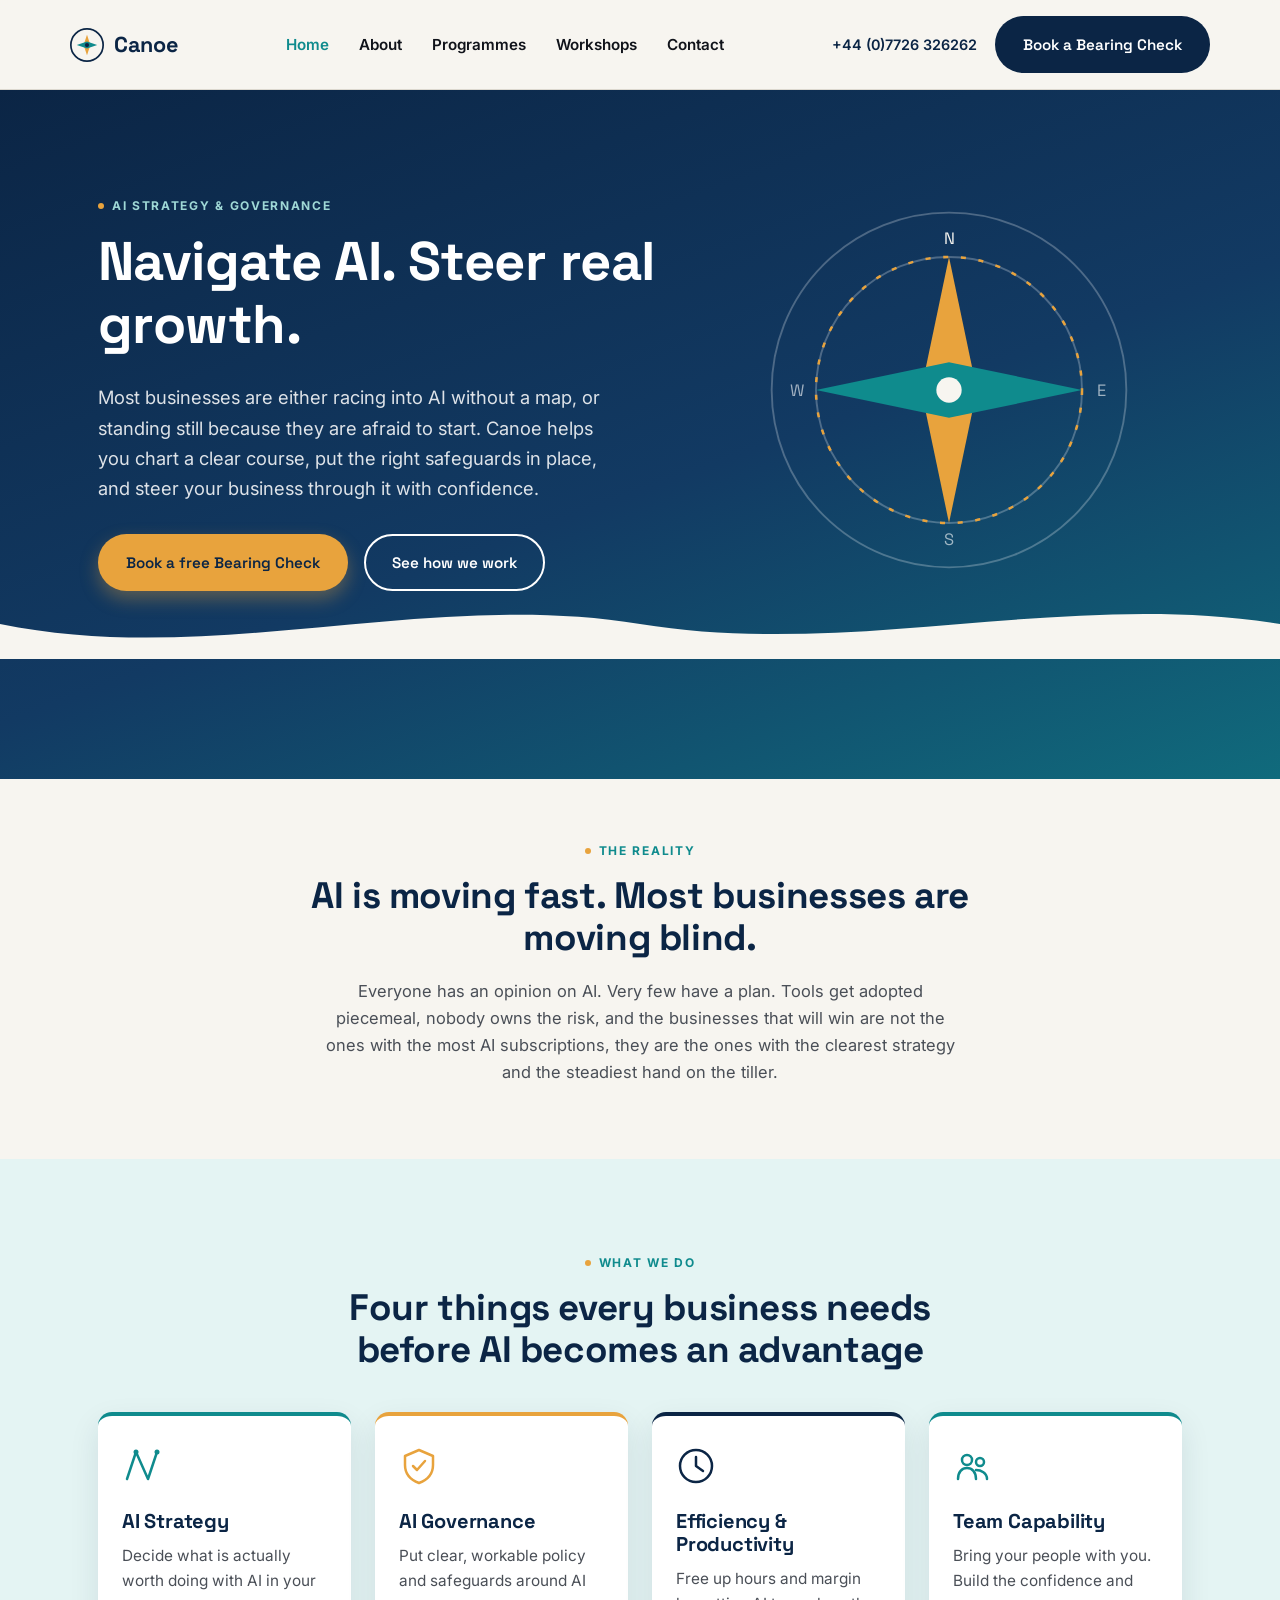
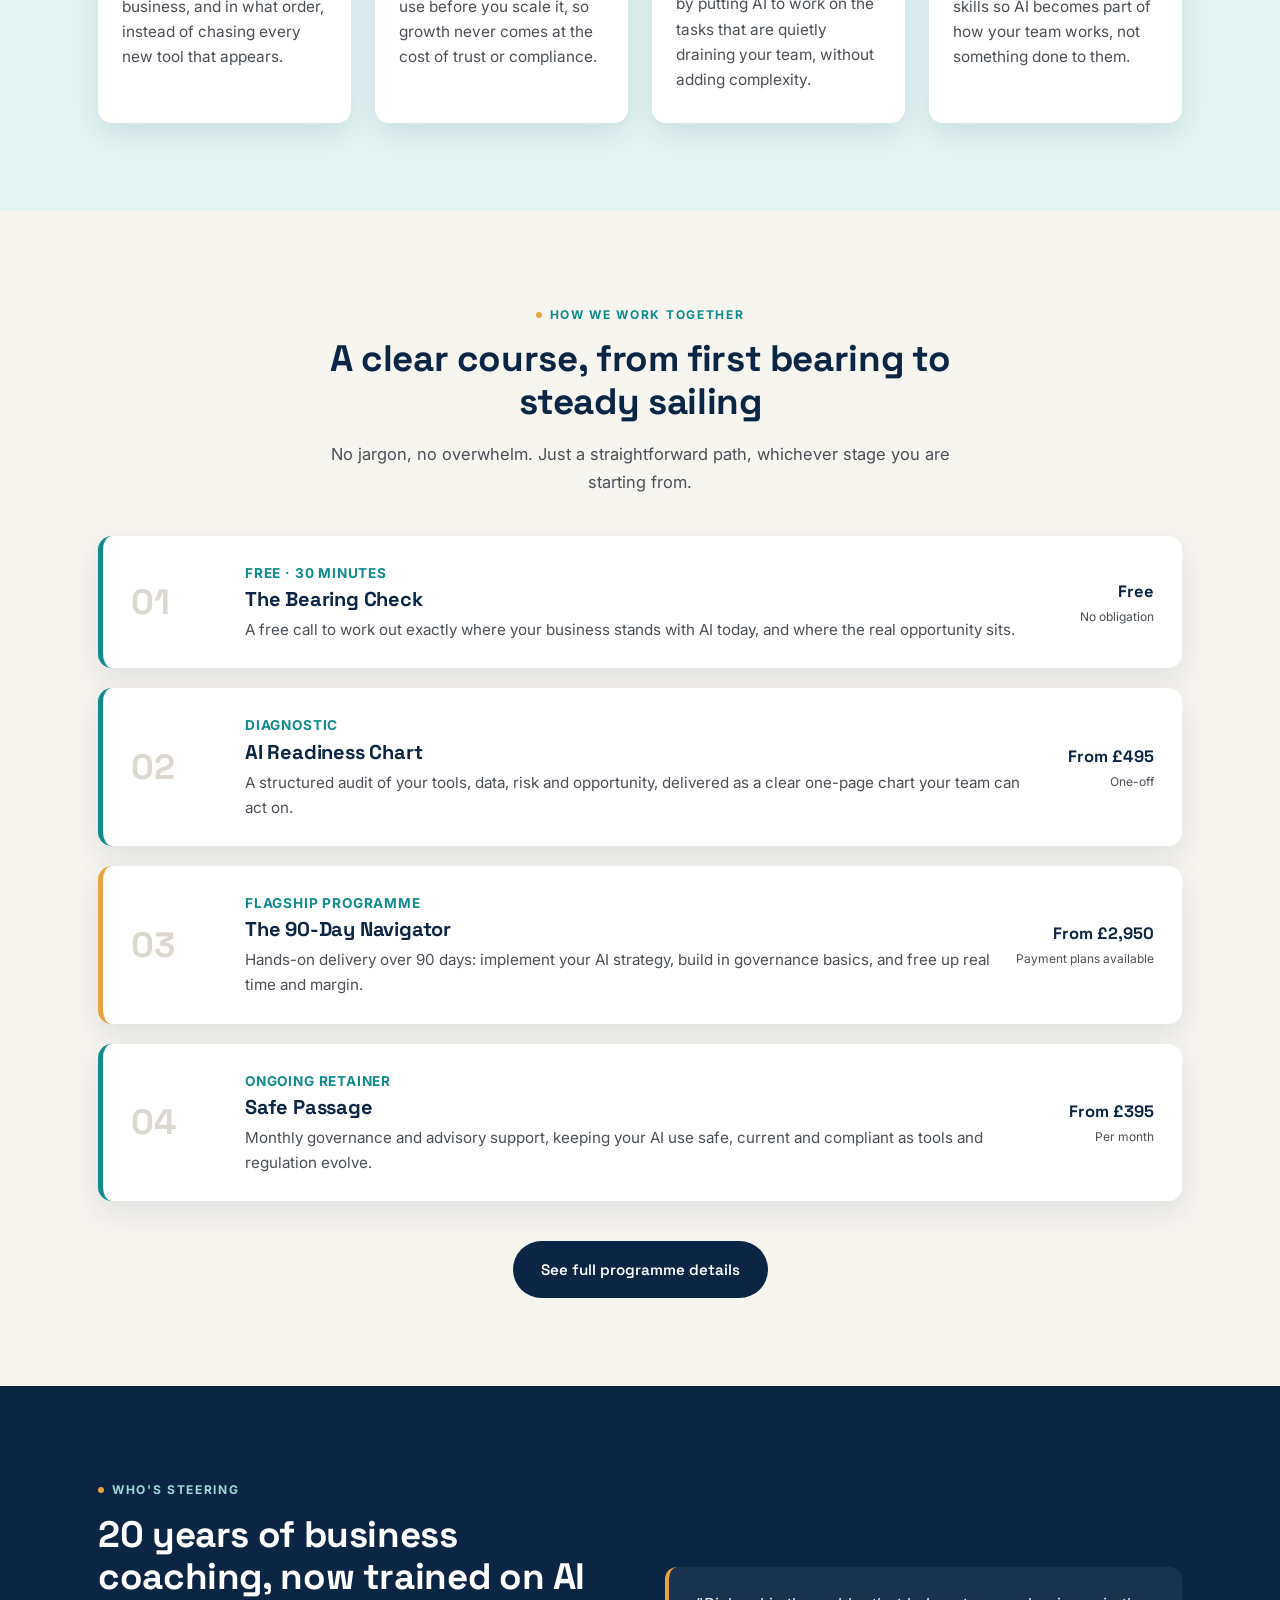
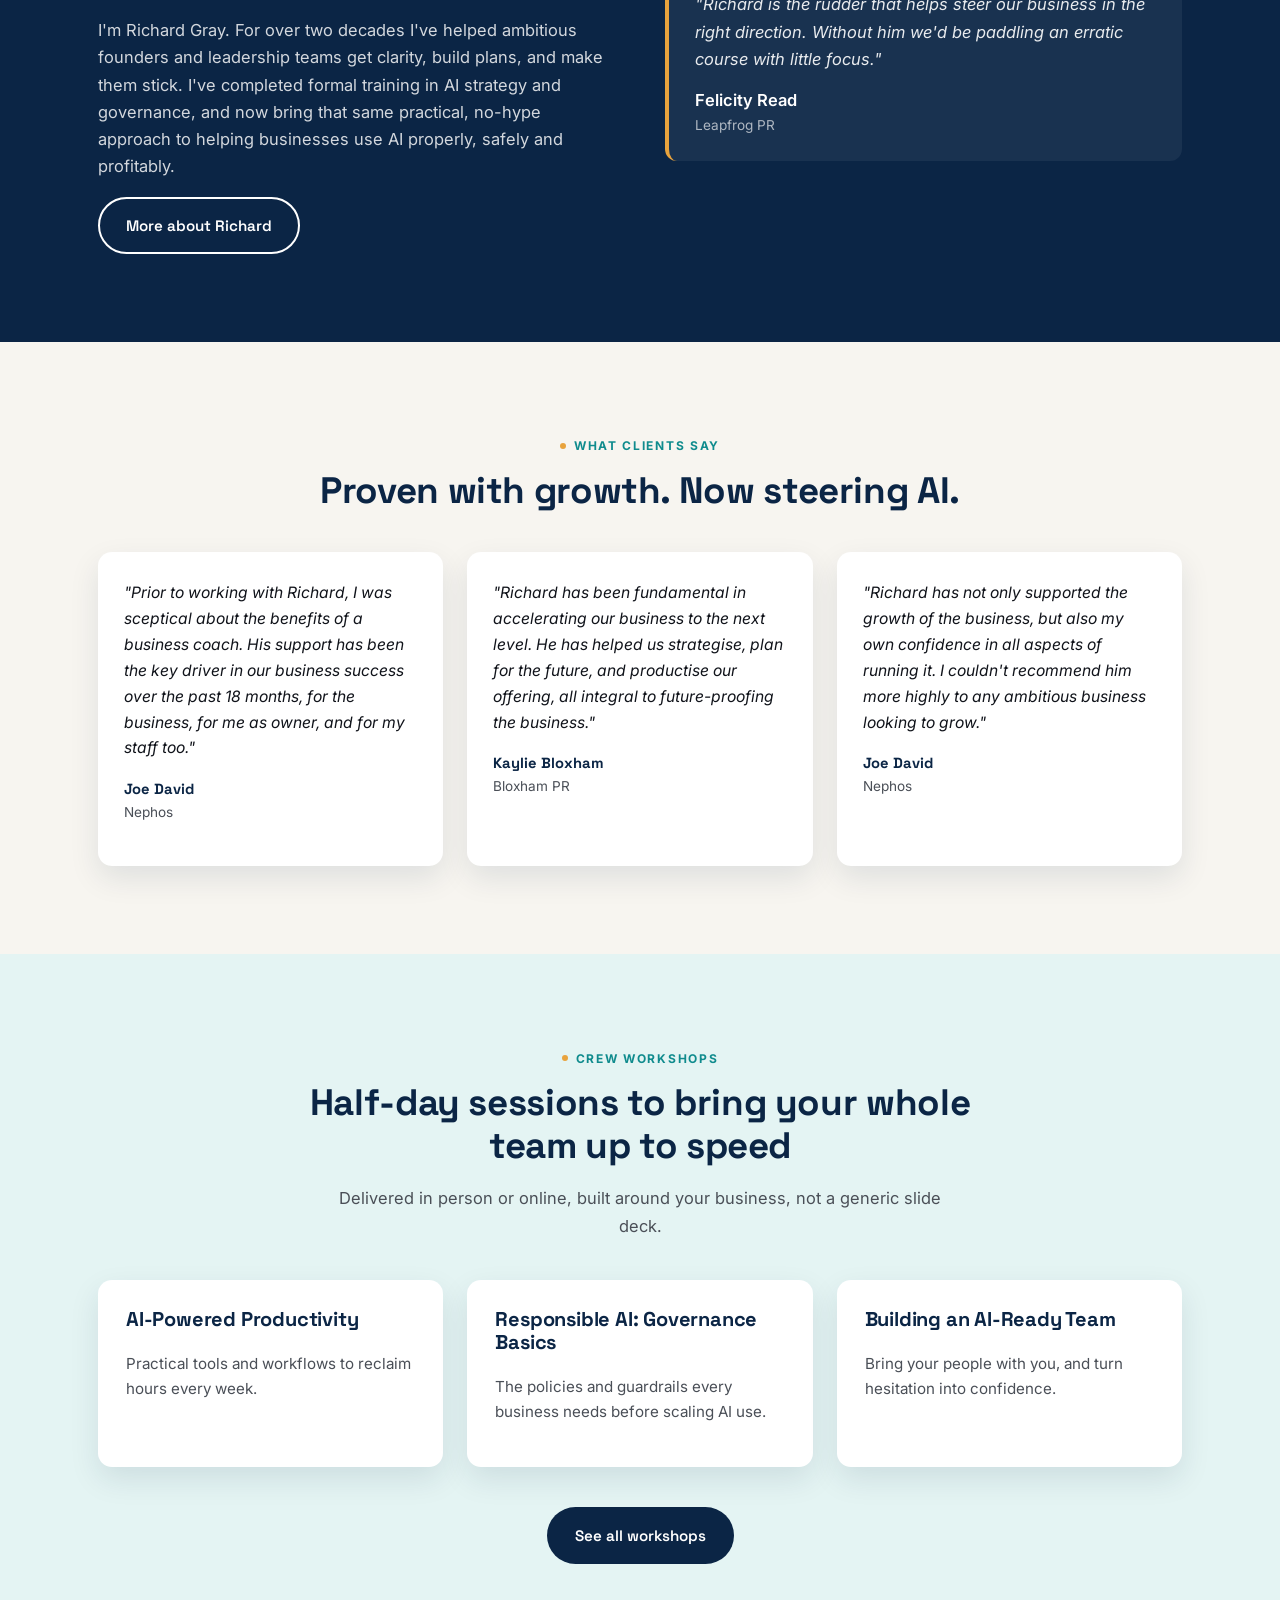
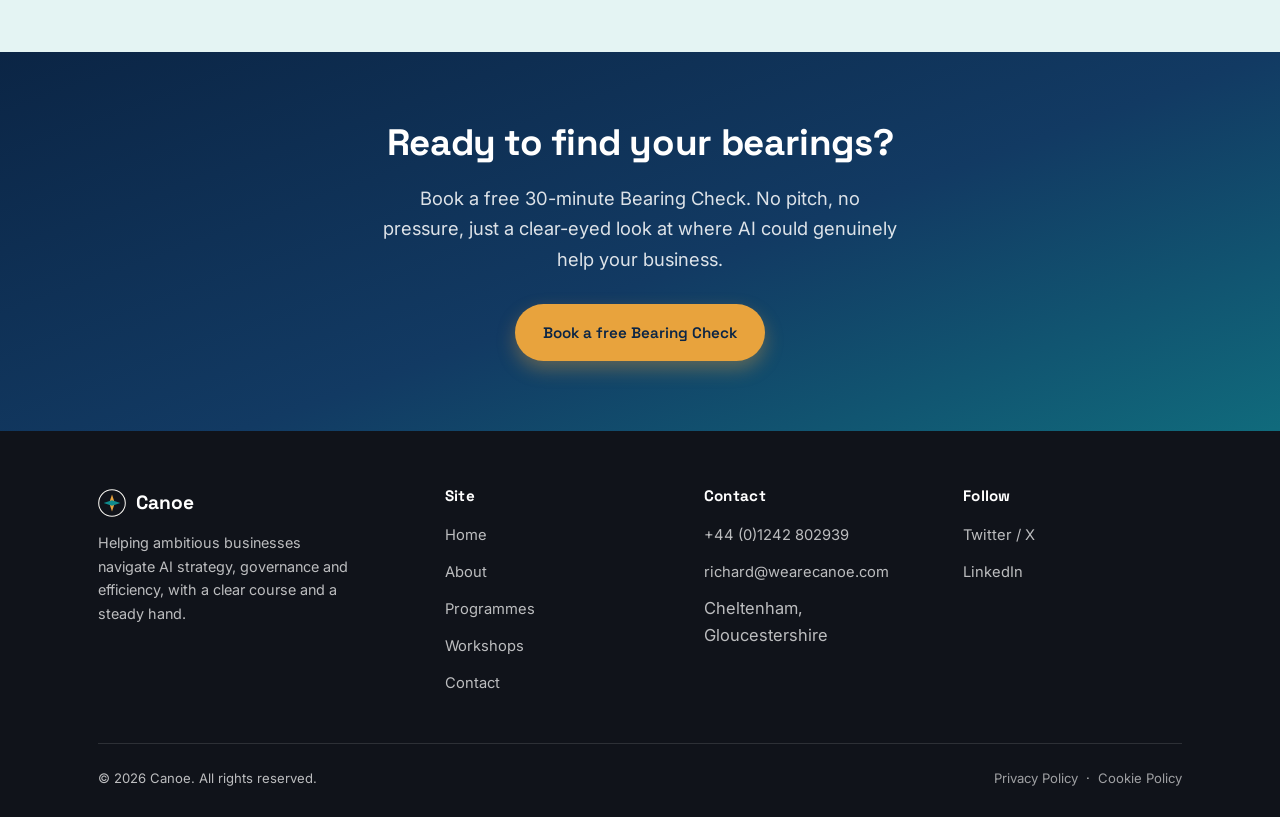
<file: index.html>
<!DOCTYPE html>
<html lang="en-GB">
<head>
<meta charset="UTF-8">
<meta name="viewport" content="width=device-width, initial-scale=1">
<title>Canoe | AI Strategy &amp; Governance for Ambitious Businesses</title>
<meta name="description" content="Canoe helps ambitious businesses navigate AI strategy, governance and efficiency, with a clear course, a steady hand, and a plan that works.">
<link rel="preconnect" href="https://fonts.googleapis.com">
<link href="https://fonts.googleapis.com/css2?family=Space+Grotesk:wght@500;600;700&family=Inter:wght@400;500;600;700&display=swap" rel="stylesheet">
<link rel="stylesheet" href="styles.css">
</head>
<body>

<header class="site-header">
  <div class="container nav-wrap">
    <a href="index.html" class="logo">
      <svg class="mark" viewBox="0 0 40 40" fill="none" xmlns="http://www.w3.org/2000/svg">
        <circle cx="20" cy="20" r="19" stroke="#0B2545" stroke-width="2" fill="#F7F5F0"/>
        <path d="M20 8L24 20L20 32L16 20L20 8Z" fill="#E8A33D"/>
        <path d="M8 20L20 16L32 20L20 24L8 20Z" fill="#0F8B8D"/>
        <circle cx="20" cy="20" r="2.5" fill="#0B2545"/>
      </svg>
      Canoe
    </a>
    <nav class="main-nav">
      <a href="index.html" class="active">Home</a>
      <a href="about.html">About</a>
      <a href="programmes.html">Programmes</a>
      <a href="workshops.html">Workshops</a>
      <a href="contact.html">Contact</a>
    </nav>
    <div class="nav-cta">
      <span class="nav-phone">+44 (0)7726 326262</span>
      <a href="contact.html" class="btn btn-navy">Book a Bearing Check</a>
    </div>
  </div>
</header>

<section class="hero">
  <div class="container">
    <div class="hero-copy">
      <span class="eyebrow" style="color:#9fd8d6"><span class="dot"></span>AI Strategy &amp; Governance</span>
      <h1>Navigate AI. Steer real growth.</h1>
      <p class="sub">Most businesses are either racing into AI without a map, or standing still because they are afraid to start. Canoe helps you chart a clear course, put the right safeguards in place, and steer your business through it with confidence.</p>
      <div class="hero-actions">
        <a href="contact.html" class="btn btn-primary">Book a free Bearing Check</a>
        <a href="programmes.html" class="btn btn-outline">See how we work</a>
      </div>
    </div>
    <div class="hero-visual">
      <svg class="compass-wrap" viewBox="0 0 300 300" fill="none" xmlns="http://www.w3.org/2000/svg">
        <circle cx="150" cy="150" r="140" stroke="rgba(255,255,255,0.25)" stroke-width="1.5"/>
        <circle cx="150" cy="150" r="105" stroke="rgba(255,255,255,0.25)" stroke-width="1.5"/>
        <circle cx="150" cy="150" r="105" stroke="#E8A33D" stroke-width="2" stroke-dasharray="4 10"/>
        <path d="M150 45L172 150L150 255L128 150L150 45Z" fill="#E8A33D"/>
        <path d="M45 150L150 128L255 150L150 172L45 150Z" fill="#0F8B8D"/>
        <circle cx="150" cy="150" r="10" fill="#F7F5F0"/>
        <text x="150" y="35" fill="#F7F5F0" font-family="Space Grotesk" font-size="13" text-anchor="middle">N</text>
        <text x="150" y="272" fill="rgba(255,255,255,0.6)" font-family="Space Grotesk" font-size="13" text-anchor="middle">S</text>
        <text x="270" y="155" fill="rgba(255,255,255,0.6)" font-family="Space Grotesk" font-size="13" text-anchor="middle">E</text>
        <text x="30" y="155" fill="rgba(255,255,255,0.6)" font-family="Space Grotesk" font-size="13" text-anchor="middle">W</text>
      </svg>
    </div>
  </div>
  <div class="wave-divider">
    <svg viewBox="0 0 1440 80" preserveAspectRatio="none" xmlns="http://www.w3.org/2000/svg">
      <path d="M0 40 C 240 90, 480 0, 720 40 C 960 80, 1200 0, 1440 40 L1440 80 L0 80 Z" fill="#F7F5F0"/>
    </svg>
  </div>
</section>

<section class="tight">
  <div class="container center">
    <div class="section-head center mx-auto">
      <span class="eyebrow"><span class="dot"></span>The reality</span>
      <h2>AI is moving fast. Most businesses are moving blind.</h2>
      <p style="color:var(--text-soft)" class="max-60 mx-auto">Everyone has an opinion on AI. Very few have a plan. Tools get adopted piecemeal, nobody owns the risk, and the businesses that will win are not the ones with the most AI subscriptions, they are the ones with the clearest strategy and the steadiest hand on the tiller.</p>
    </div>
  </div>
</section>

<section class="band-teal-tint">
  <div class="container">
    <div class="section-head center mx-auto">
      <span class="eyebrow"><span class="dot"></span>What we do</span>
      <h2>Four things every business needs before AI becomes an advantage</h2>
    </div>
    <div class="pillar-grid">
      <div class="pillar">
        <svg class="icon" viewBox="0 0 40 40" fill="none" xmlns="http://www.w3.org/2000/svg">
          <path d="M5 33L14 6L26 33L35 6" stroke="#0F8B8D" stroke-width="2.5" stroke-linecap="round" stroke-linejoin="round"/>
          <circle cx="14" cy="6" r="2.5" fill="#0F8B8D"/>
          <circle cx="35" cy="6" r="2.5" fill="#0F8B8D"/>
        </svg>
        <h3>AI Strategy</h3>
        <p>Decide what is actually worth doing with AI in your business, and in what order, instead of chasing every new tool that appears.</p>
      </div>
      <div class="pillar">
        <svg class="icon" viewBox="0 0 40 40" fill="none" xmlns="http://www.w3.org/2000/svg">
          <path d="M20 4L34 10V19C34 28 28 34 20 37C12 34 6 28 6 19V10L20 4Z" stroke="#E8A33D" stroke-width="2.5" stroke-linejoin="round"/>
          <path d="M14 20L18 24L26 15" stroke="#E8A33D" stroke-width="2.5" stroke-linecap="round" stroke-linejoin="round"/>
        </svg>
        <h3>AI Governance</h3>
        <p>Put clear, workable policy and safeguards around AI use before you scale it, so growth never comes at the cost of trust or compliance.</p>
      </div>
      <div class="pillar">
        <svg class="icon" viewBox="0 0 40 40" fill="none" xmlns="http://www.w3.org/2000/svg">
          <circle cx="20" cy="20" r="16" stroke="#0B2545" stroke-width="2.5"/>
          <path d="M20 11V20L27 25" stroke="#0B2545" stroke-width="2.5" stroke-linecap="round" stroke-linejoin="round"/>
        </svg>
        <h3>Efficiency &amp; Productivity</h3>
        <p>Free up hours and margin by putting AI to work on the tasks that are quietly draining your team, without adding complexity.</p>
      </div>
      <div class="pillar">
        <svg class="icon" viewBox="0 0 40 40" fill="none" xmlns="http://www.w3.org/2000/svg">
          <circle cx="14" cy="14" r="5" stroke="#0F8B8D" stroke-width="2.5"/>
          <circle cx="27" cy="16" r="4" stroke="#0F8B8D" stroke-width="2.5"/>
          <path d="M5 33C5 26 9 22 14 22C19 22 23 26 23 33" stroke="#0F8B8D" stroke-width="2.5" stroke-linecap="round"/>
          <path d="M23 24C28 24 34 27 34 33" stroke="#0F8B8D" stroke-width="2.5" stroke-linecap="round"/>
        </svg>
        <h3>Team Capability</h3>
        <p>Bring your people with you. Build the confidence and skills so AI becomes part of how your team works, not something done to them.</p>
      </div>
    </div>
  </div>
</section>

<section>
  <div class="container">
    <div class="section-head center mx-auto">
      <span class="eyebrow"><span class="dot"></span>How we work together</span>
      <h2>A clear course, from first bearing to steady sailing</h2>
      <p class="max-60 mx-auto" style="color:var(--text-soft)">No jargon, no overwhelm. Just a straightforward path, whichever stage you are starting from.</p>
    </div>
    <div class="ladder">
      <div class="ladder-item">
        <span class="step-num">01</span>
        <div>
          <span class="meta">Free · 30 minutes</span>
          <h3>The Bearing Check</h3>
          <p>A free call to work out exactly where your business stands with AI today, and where the real opportunity sits.</p>
        </div>
        <div class="price">Free<span>No obligation</span></div>
      </div>
      <div class="ladder-item">
        <span class="step-num">02</span>
        <div>
          <span class="meta">Diagnostic</span>
          <h3>AI Readiness Chart</h3>
          <p>A structured audit of your tools, data, risk and opportunity, delivered as a clear one-page chart your team can act on.</p>
        </div>
        <div class="price">From £495<span>One-off</span></div>
      </div>
      <div class="ladder-item flagship">
        <span class="step-num">03</span>
        <div>
          <span class="meta">Flagship programme</span>
          <h3>The 90-Day Navigator</h3>
          <p>Hands-on delivery over 90 days: implement your AI strategy, build in governance basics, and free up real time and margin.</p>
        </div>
        <div class="price">From £2,950<span>Payment plans available</span></div>
      </div>
      <div class="ladder-item">
        <span class="step-num">04</span>
        <div>
          <span class="meta">Ongoing retainer</span>
          <h3>Safe Passage</h3>
          <p>Monthly governance and advisory support, keeping your AI use safe, current and compliant as tools and regulation evolve.</p>
        </div>
        <div class="price">From £395<span>Per month</span></div>
      </div>
    </div>
    <div class="center mt-40">
      <a href="programmes.html" class="btn btn-navy">See full programme details</a>
    </div>
  </div>
</section>

<section class="band-navy">
  <div class="container" style="display:grid; grid-template-columns: 1fr 1fr; gap:50px; align-items:center;">
    <div>
      <span class="eyebrow" style="color:#9fd8d6"><span class="dot"></span>Who's steering</span>
      <h2>20 years of business coaching, now trained on AI</h2>
      <p>I'm Richard Gray. For over two decades I've helped ambitious founders and leadership teams get clarity, build plans, and make them stick. I've completed formal training in AI strategy and governance, and now bring that same practical, no-hype approach to helping businesses use AI properly, safely and profitably.</p>
      <a href="about.html" class="btn btn-outline">More about Richard</a>
    </div>
    <div>
      <blockquote style="background:rgba(255,255,255,0.06); border-left:4px solid var(--amber); padding:24px 26px; border-radius:12px; margin:0;">
        <p style="font-style:italic; color:rgba(255,255,255,0.9); margin-bottom:14px;">"Richard is the rudder that helps steer our business in the right direction. Without him we'd be paddling an erratic course with little focus."</p>
        <p style="margin:0; font-weight:600; color:var(--white);">Felicity Read <span style="display:block; font-weight:400; color:rgba(255,255,255,0.65); font-size:0.85rem;">Leapfrog PR</span></p>
      </blockquote>
    </div>
  </div>
</section>

<section>
  <div class="container">
    <div class="section-head center mx-auto">
      <span class="eyebrow"><span class="dot"></span>What clients say</span>
      <h2>Proven with growth. Now steering AI.</h2>
    </div>
    <div class="card-grid cols-3 mt-40">
      <div class="testimonial">
        <p class="quote">"Prior to working with Richard, I was sceptical about the benefits of a business coach. His support has been the key driver in our business success over the past 18 months, for the business, for me as owner, and for my staff too."</p>
        <p class="who">Joe David<span>Nephos</span></p>
      </div>
      <div class="testimonial">
        <p class="quote">"Richard has been fundamental in accelerating our business to the next level. He has helped us strategise, plan for the future, and productise our offering, all integral to future-proofing the business."</p>
        <p class="who">Kaylie Bloxham<span>Bloxham PR</span></p>
      </div>
      <div class="testimonial">
        <p class="quote">"Richard has not only supported the growth of the business, but also my own confidence in all aspects of running it. I couldn't recommend him more highly to any ambitious business looking to grow."</p>
        <p class="who">Joe David<span>Nephos</span></p>
      </div>
    </div>
  </div>
</section>

<section class="band-teal-tint">
  <div class="container">
    <div class="section-head center mx-auto">
      <span class="eyebrow"><span class="dot"></span>Crew workshops</span>
      <h2>Half-day sessions to bring your whole team up to speed</h2>
      <p class="max-60 mx-auto" style="color:var(--text-soft)">Delivered in person or online, built around your business, not a generic slide deck.</p>
    </div>
    <div class="card-grid cols-3 mt-40">
      <div class="workshop-card">
        <h3>AI-Powered Productivity</h3>
        <p style="color:var(--text-soft); font-size:0.95rem;">Practical tools and workflows to reclaim hours every week.</p>
      </div>
      <div class="workshop-card">
        <h3>Responsible AI: Governance Basics</h3>
        <p style="color:var(--text-soft); font-size:0.95rem;">The policies and guardrails every business needs before scaling AI use.</p>
      </div>
      <div class="workshop-card">
        <h3>Building an AI-Ready Team</h3>
        <p style="color:var(--text-soft); font-size:0.95rem;">Bring your people with you, and turn hesitation into confidence.</p>
      </div>
    </div>
    <div class="center mt-40">
      <a href="workshops.html" class="btn btn-navy">See all workshops</a>
    </div>
  </div>
</section>

<section class="hero" style="padding:70px 0;">
  <div class="container" style="grid-template-columns:1fr; text-align:center;">
    <div>
      <h2 style="color:var(--white);">Ready to find your bearings?</h2>
      <p class="sub mx-auto">Book a free 30-minute Bearing Check. No pitch, no pressure, just a clear-eyed look at where AI could genuinely help your business.</p>
      <div class="hero-actions" style="justify-content:center;">
        <a href="contact.html" class="btn btn-primary">Book a free Bearing Check</a>
      </div>
    </div>
  </div>
</section>

<footer class="site-footer">
  <div class="container">
    <div class="footer-grid">
      <div>
        <div class="footer-logo">
          <svg class="mark" viewBox="0 0 40 40" fill="none" xmlns="http://www.w3.org/2000/svg">
            <circle cx="20" cy="20" r="19" stroke="#F7F5F0" stroke-width="1.5" fill="none"/>
            <path d="M20 8L24 20L20 32L16 20L20 8Z" fill="#E8A33D"/>
            <path d="M8 20L20 16L32 20L20 24L8 20Z" fill="#0F8B8D"/>
          </svg>
          Canoe
        </div>
        <p style="font-size:0.9rem; max-width:260px;">Helping ambitious businesses navigate AI strategy, governance and efficiency, with a clear course and a steady hand.</p>
      </div>
      <div>
        <h4>Site</h4>
        <ul>
          <li><a href="index.html">Home</a></li>
          <li><a href="about.html">About</a></li>
          <li><a href="programmes.html">Programmes</a></li>
          <li><a href="workshops.html">Workshops</a></li>
          <li><a href="contact.html">Contact</a></li>
        </ul>
      </div>
      <div>
        <h4>Contact</h4>
        <ul>
          <li><a href="tel:01242802939">+44 (0)1242 802939</a></li>
          <li><a href="mailto:richard@wearecanoe.com">richard@wearecanoe.com</a></li>
          <li>Cheltenham, Gloucestershire</li>
        </ul>
      </div>
      <div>
        <h4>Follow</h4>
        <ul>
          <li><a href="https://twitter.com/wearecanoe">Twitter / X</a></li>
          <li><a href="https://www.linkedin.com/company/wearecanoe/">LinkedIn</a></li>
        </ul>
      </div>
    </div>
    <div class="footer-bottom">
      <span>&copy; 2026 Canoe. All rights reserved.</span>
      <span><a href="#">Privacy Policy</a> &nbsp;·&nbsp; <a href="#">Cookie Policy</a></span>
    </div>
  </div>
</footer>

</body>
</html>
</file>
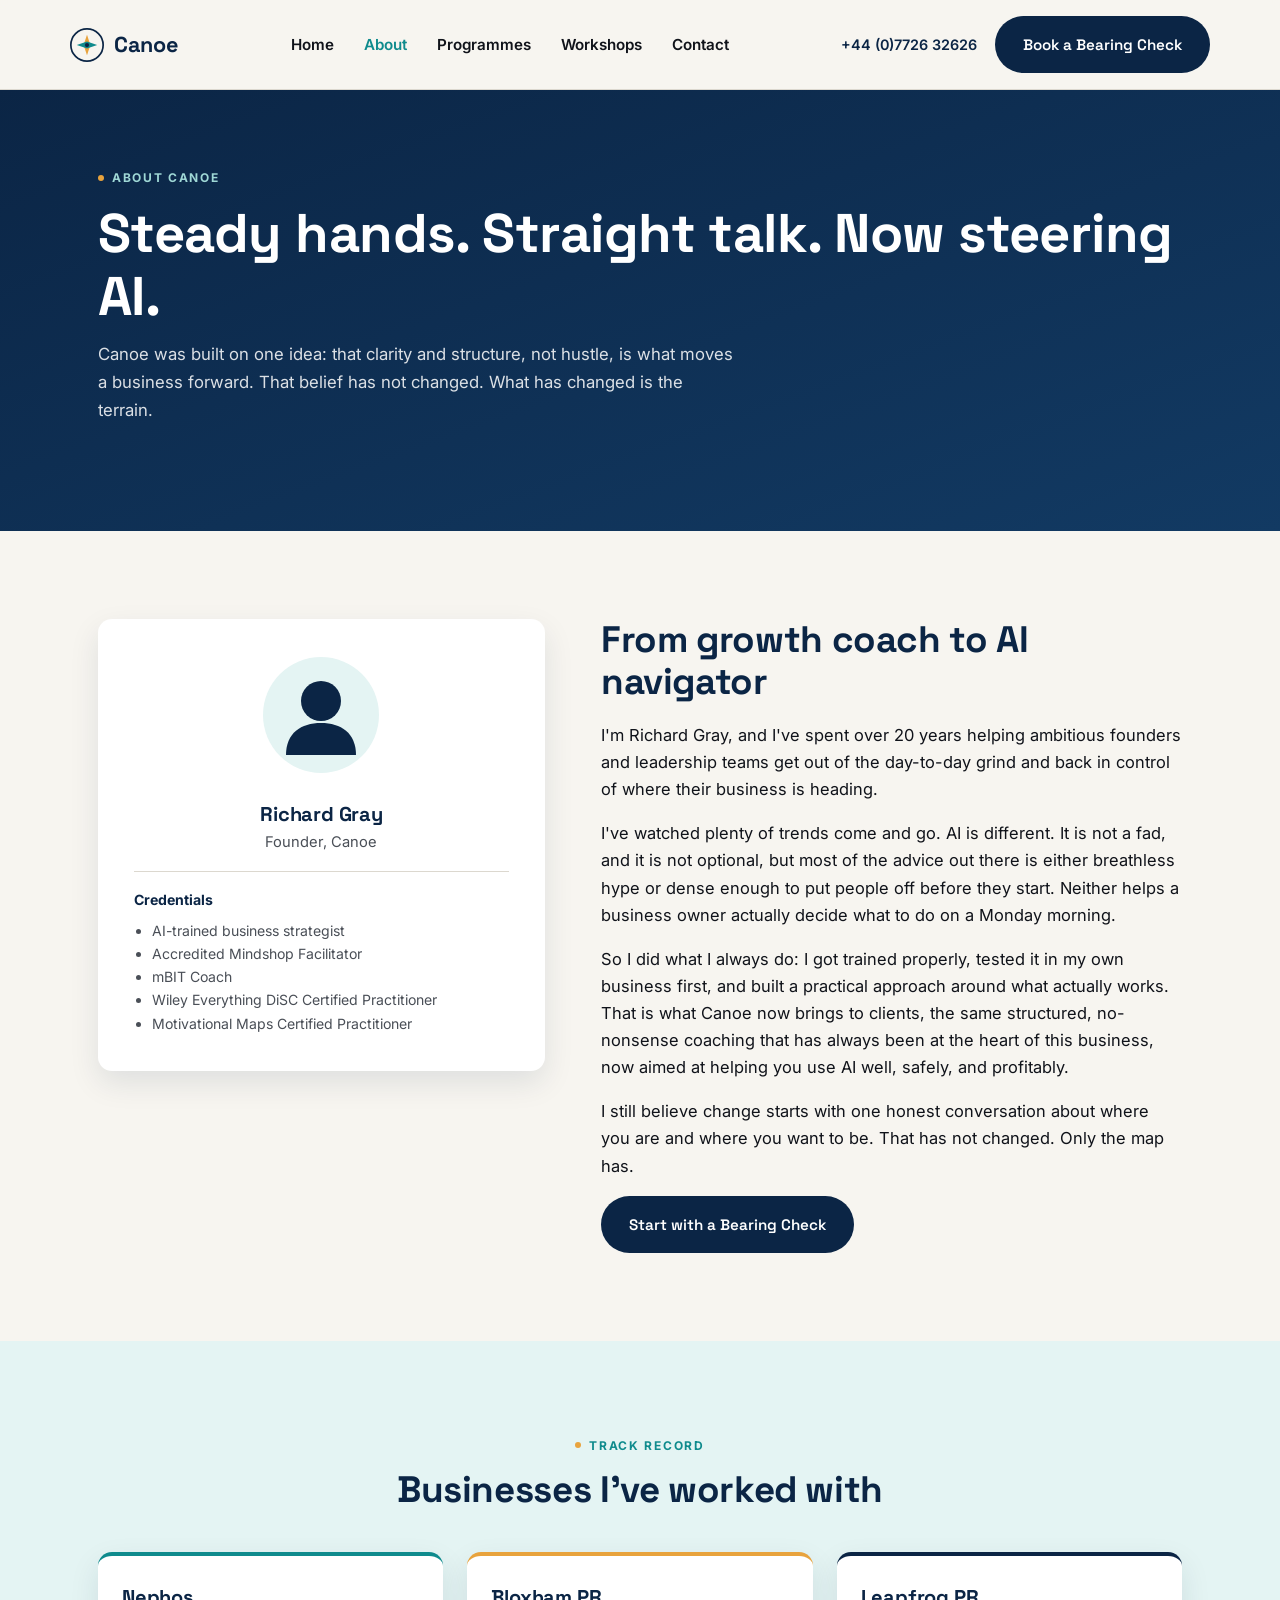
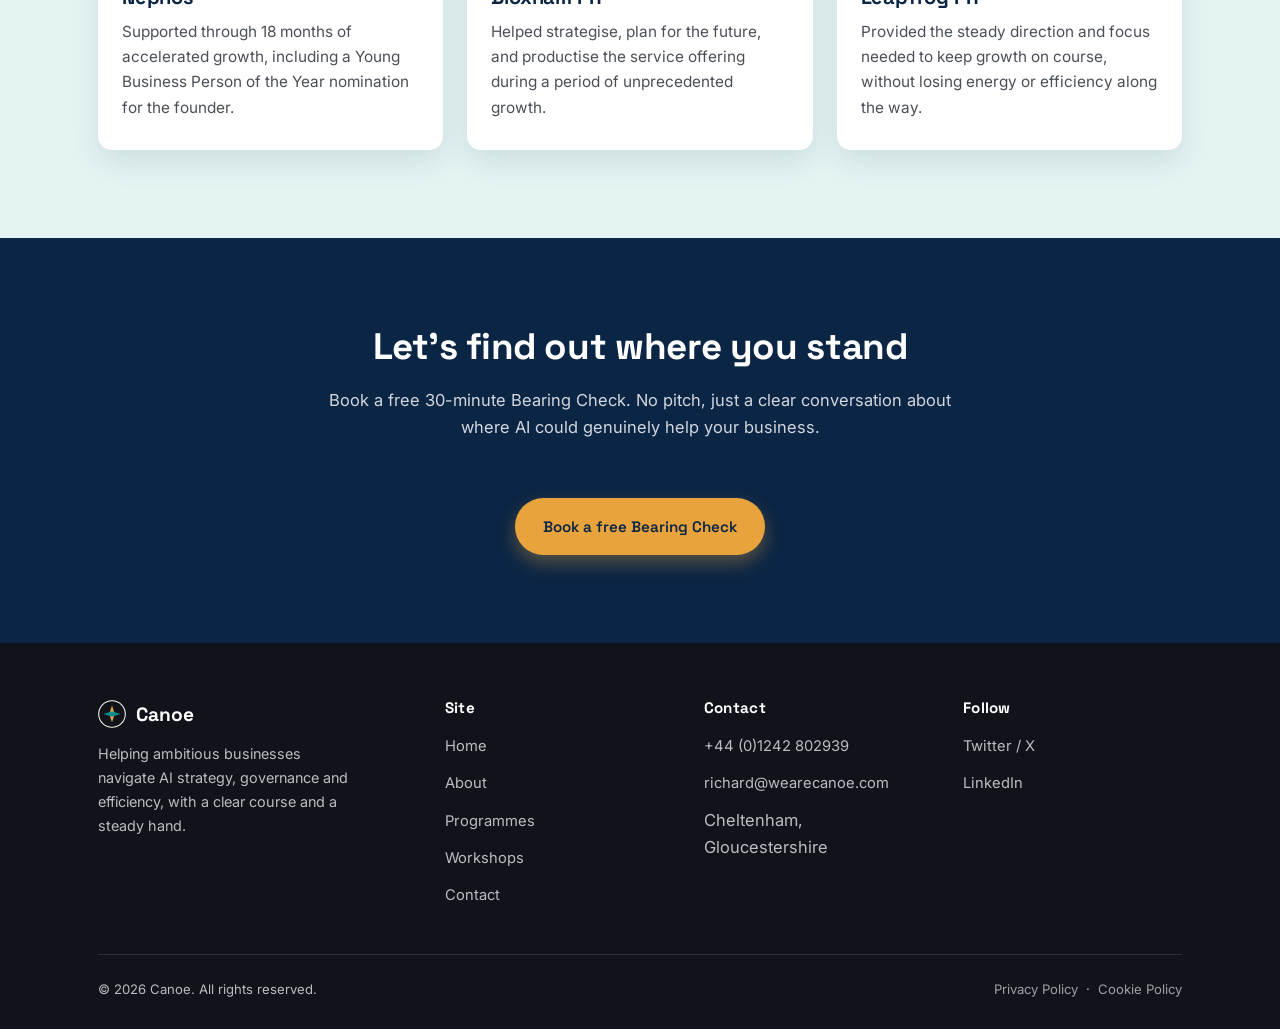
<file: about.html>
<!DOCTYPE html>
<html lang="en-GB">
<head>
<meta charset="UTF-8">
<meta name="viewport" content="width=device-width, initial-scale=1">
<title>About Richard | Canoe</title>
<meta name="description" content="20 years of business coaching experience, now trained on AI strategy and governance. Meet Richard Gray, founder of Canoe.">
<link rel="preconnect" href="https://fonts.googleapis.com">
<link href="https://fonts.googleapis.com/css2?family=Space+Grotesk:wght@500;600;700&family=Inter:wght@400;500;600;700&display=swap" rel="stylesheet">
<link rel="stylesheet" href="styles.css">
</head>
<body>

<header class="site-header">
  <div class="container nav-wrap">
    <a href="index.html" class="logo">
      <svg class="mark" viewBox="0 0 40 40" fill="none" xmlns="http://www.w3.org/2000/svg">
        <circle cx="20" cy="20" r="19" stroke="#0B2545" stroke-width="2" fill="#F7F5F0"/>
        <path d="M20 8L24 20L20 32L16 20L20 8Z" fill="#E8A33D"/>
        <path d="M8 20L20 16L32 20L20 24L8 20Z" fill="#0F8B8D"/>
        <circle cx="20" cy="20" r="2.5" fill="#0B2545"/>
      </svg>
      Canoe
    </a>
    <nav class="main-nav">
      <a href="index.html">Home</a>
      <a href="about.html" class="active">About</a>
      <a href="programmes.html">Programmes</a>
      <a href="workshops.html">Workshops</a>
      <a href="contact.html">Contact</a>
    </nav>
    <div class="nav-cta">
      <span class="nav-phone">+44 (0)7726 32626</span>
      <a href="contact.html" class="btn btn-navy">Book a Bearing Check</a>
    </div>
  </div>
</header>

<section class="page-hero">
  <div class="container">
    <span class="eyebrow" style="color:#9fd8d6"><span class="dot"></span>About Canoe</span>
    <h1>Steady hands. Straight talk. Now steering AI.</h1>
    <p class="sub">Canoe was built on one idea: that clarity and structure, not hustle, is what moves a business forward. That belief has not changed. What has changed is the terrain.</p>
  </div>
</section>

<section>
  <div class="container" style="display:grid; grid-template-columns: 1fr 1.3fr; gap:56px; align-items:start;">
    <div>
      <div style="background:var(--white); border-radius:var(--radius); box-shadow:var(--shadow); padding:36px; text-align:center;">
        <svg width="120" height="120" viewBox="0 0 120 120" style="margin:0 auto 20px;">
          <circle cx="60" cy="60" r="58" fill="var(--teal-light)"/>
          <circle cx="60" cy="46" r="20" fill="var(--navy)"/>
          <path d="M25 100C25 78 40 68 60 68C80 68 95 78 95 100" fill="var(--navy)"/>
        </svg>
        <h3 style="margin-bottom:4px;">Richard Gray</h3>
        <p style="color:var(--text-soft); font-size:0.92rem; margin-bottom:16px;">Founder, Canoe</p>
        <div style="text-align:left; font-size:0.88rem; color:var(--text-soft); border-top:1px solid var(--grey-line); padding-top:16px;">
          <p style="margin-bottom:8px;"><strong style="color:var(--navy);">Credentials</strong></p>
          <ul style="padding-left:18px; margin:0;">
            <li>AI-trained business strategist</li>
            <li>Accredited Mindshop Facilitator</li>
            <li>mBIT Coach</li>
            <li>Wiley Everything DiSC Certified Practitioner</li>
            <li>Motivational Maps Certified Practitioner</li>
          </ul>
        </div>
      </div>
    </div>
    <div>
      <h2>From growth coach to AI navigator</h2>
      <p>I'm Richard Gray, and I've spent over 20 years helping ambitious founders and leadership teams get out of the day-to-day grind and back in control of where their business is heading.</p>
      <p>I've watched plenty of trends come and go. AI is different. It is not a fad, and it is not optional, but most of the advice out there is either breathless hype or dense enough to put people off before they start. Neither helps a business owner actually decide what to do on a Monday morning.</p>
      <p>So I did what I always do: I got trained properly, tested it in my own business first, and built a practical approach around what actually works. That is what Canoe now brings to clients, the same structured, no-nonsense coaching that has always been at the heart of this business, now aimed at helping you use AI well, safely, and profitably.</p>
      <p>I still believe change starts with one honest conversation about where you are and where you want to be. That has not changed. Only the map has.</p>
      <a href="contact.html" class="btn btn-navy">Start with a Bearing Check</a>
    </div>
  </div>
</section>

<section class="band-teal-tint">
  <div class="container">
    <div class="section-head center mx-auto">
      <span class="eyebrow"><span class="dot"></span>Track record</span>
      <h2>Businesses I've worked with</h2>
    </div>
    <div class="card-grid cols-3 mt-40">
      <div class="pillar">
        <h3>Nephos</h3>
        <p>Supported through 18 months of accelerated growth, including a Young Business Person of the Year nomination for the founder.</p>
      </div>
      <div class="pillar">
        <h3>Bloxham PR</h3>
        <p>Helped strategise, plan for the future, and productise the service offering during a period of unprecedented growth.</p>
      </div>
      <div class="pillar">
        <h3>Leapfrog PR</h3>
        <p>Provided the steady direction and focus needed to keep growth on course, without losing energy or efficiency along the way.</p>
      </div>
    </div>
  </div>
</section>

<section class="band-navy">
  <div class="container center">
    <h2>Let's find out where you stand</h2>
    <p class="max-60 mx-auto">Book a free 30-minute Bearing Check. No pitch, just a clear conversation about where AI could genuinely help your business.</p>
    <a href="contact.html" class="btn btn-primary mt-40">Book a free Bearing Check</a>
  </div>
</section>

<footer class="site-footer">
  <div class="container">
    <div class="footer-grid">
      <div>
        <div class="footer-logo">
          <svg class="mark" viewBox="0 0 40 40" fill="none" xmlns="http://www.w3.org/2000/svg">
            <circle cx="20" cy="20" r="19" stroke="#F7F5F0" stroke-width="1.5" fill="none"/>
            <path d="M20 8L24 20L20 32L16 20L20 8Z" fill="#E8A33D"/>
            <path d="M8 20L20 16L32 20L20 24L8 20Z" fill="#0F8B8D"/>
          </svg>
          Canoe
        </div>
        <p style="font-size:0.9rem; max-width:260px;">Helping ambitious businesses navigate AI strategy, governance and efficiency, with a clear course and a steady hand.</p>
      </div>
      <div>
        <h4>Site</h4>
        <ul>
          <li><a href="index.html">Home</a></li>
          <li><a href="about.html">About</a></li>
          <li><a href="programmes.html">Programmes</a></li>
          <li><a href="workshops.html">Workshops</a></li>
          <li><a href="contact.html">Contact</a></li>
        </ul>
      </div>
      <div>
        <h4>Contact</h4>
        <ul>
          <li><a href="tel:01242802939">+44 (0)1242 802939</a></li>
          <li><a href="mailto:richard@wearecanoe.com">richard@wearecanoe.com</a></li>
          <li>Cheltenham, Gloucestershire</li>
        </ul>
      </div>
      <div>
        <h4>Follow</h4>
        <ul>
          <li><a href="https://twitter.com/wearecanoe">Twitter / X</a></li>
          <li><a href="https://www.linkedin.com/company/wearecanoe/">LinkedIn</a></li>
        </ul>
      </div>
    </div>
    <div class="footer-bottom">
      <span>&copy; 2026 Canoe. All rights reserved.</span>
      <span><a href="#">Privacy Policy</a> &nbsp;·&nbsp; <a href="#">Cookie Policy</a></span>
    </div>
  </div>
</footer>

</body>
</html>
</file>
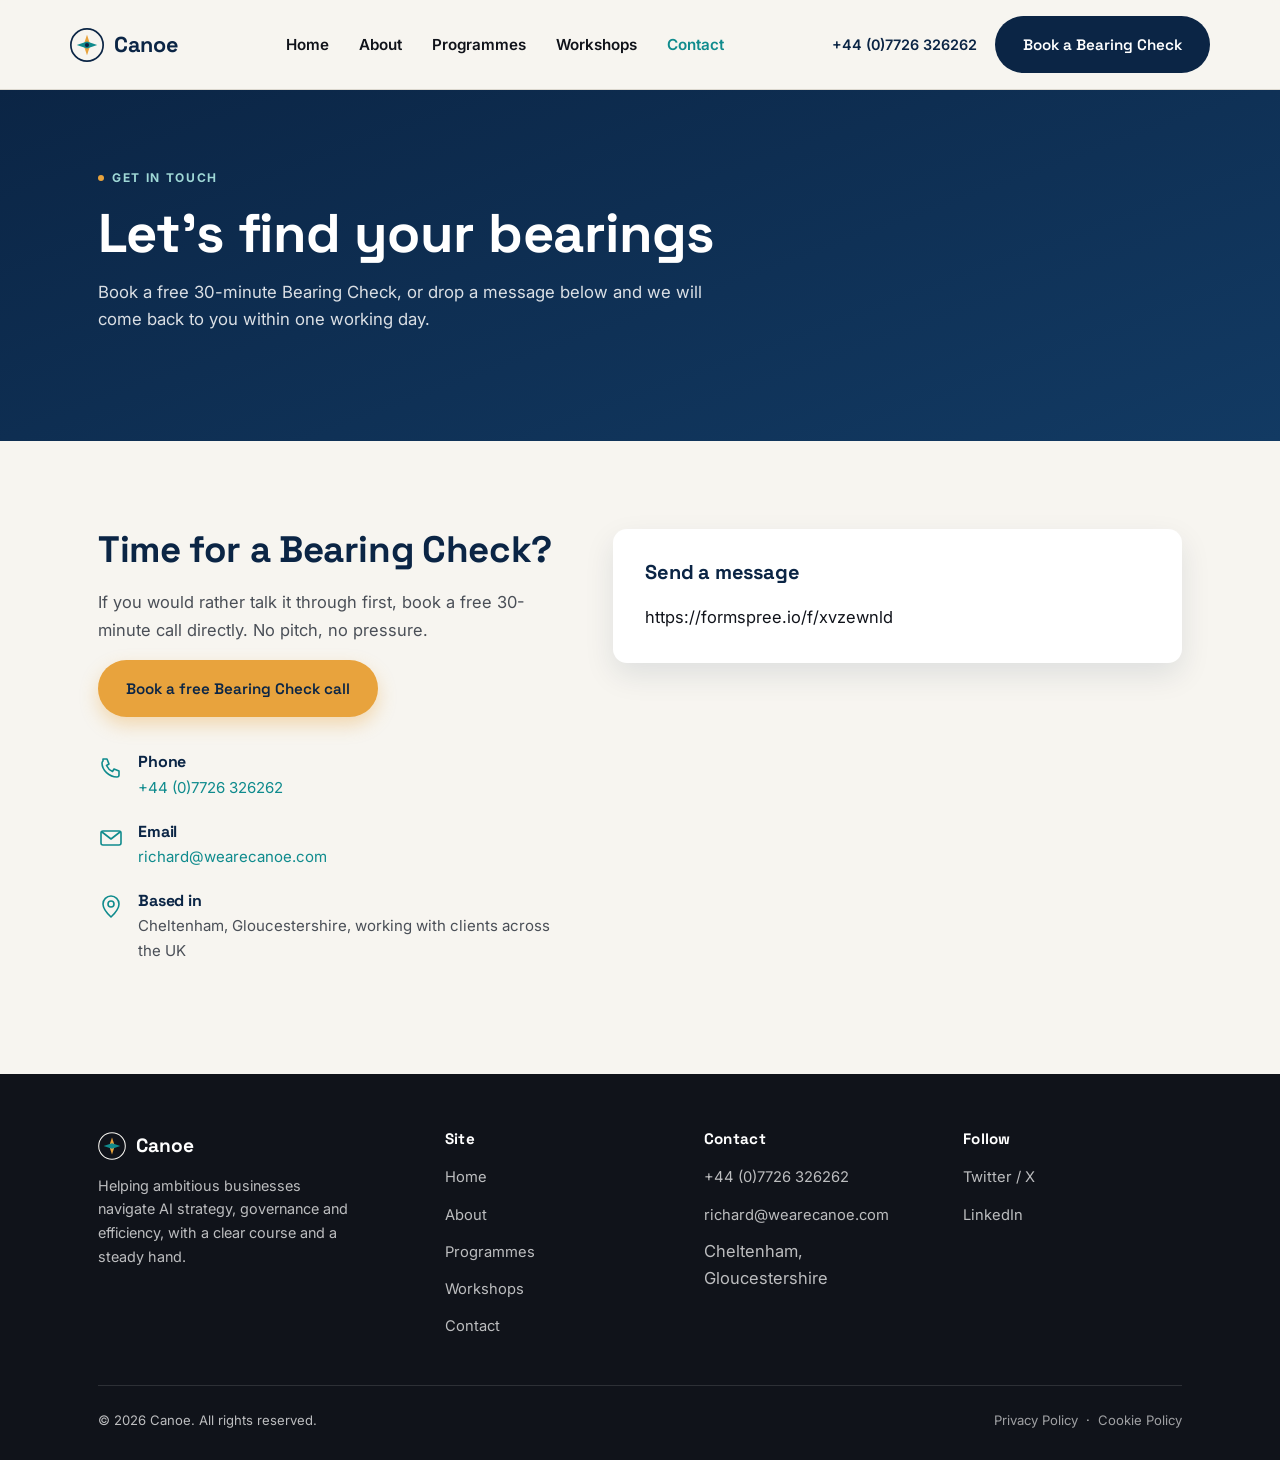
<file: contact.html>
<!DOCTYPE html>
<html lang="en-GB">
<head>
<meta charset="UTF-8">
<meta name="viewport" content="width=device-width, initial-scale=1">
<title>Contact | Canoe</title>
<meta name="description" content="Book a free Bearing Check with Richard Gray, or get in touch about AI strategy, governance and workshops for your business.">
<link rel="preconnect" href="https://fonts.googleapis.com">
<link href="https://fonts.googleapis.com/css2?family=Space+Grotesk:wght@500;600;700&family=Inter:wght@400;500;600;700&display=swap" rel="stylesheet">
<link rel="stylesheet" href="styles.css">
</head>
<body>

<header class="site-header">
  <div class="container nav-wrap">
    <a href="index.html" class="logo">
      <svg class="mark" viewBox="0 0 40 40" fill="none" xmlns="http://www.w3.org/2000/svg">
        <circle cx="20" cy="20" r="19" stroke="#0B2545" stroke-width="2" fill="#F7F5F0"/>
        <path d="M20 8L24 20L20 32L16 20L20 8Z" fill="#E8A33D"/>
        <path d="M8 20L20 16L32 20L20 24L8 20Z" fill="#0F8B8D"/>
        <circle cx="20" cy="20" r="2.5" fill="#0B2545"/>
      </svg>
      Canoe
    </a>
    <nav class="main-nav">
      <a href="index.html">Home</a>
      <a href="about.html">About</a>
      <a href="programmes.html">Programmes</a>
      <a href="workshops.html">Workshops</a>
      <a href="contact.html" class="active">Contact</a>
    </nav>
    <div class="nav-cta">
      <span class="nav-phone">+44 (0)7726 326262</span>
      <a href="contact.html" class="btn btn-navy">Book a Bearing Check</a>
    </div>
  </div>
</header>

<section class="page-hero">
  <div class="container">
    <span class="eyebrow" style="color:#9fd8d6"><span class="dot"></span>Get in touch</span>
    <h1>Let's find your bearings</h1>
    <p class="sub">Book a free 30-minute Bearing Check, or drop a message below and we will come back to you within one working day.</p>
  </div>
</section>

<section>
  <div class="container contact-grid">
    <div>
      <h2>Time for a Bearing Check?</h2>
      <p style="color:var(--text-soft);">If you would rather talk it through first, book a free 30-minute call directly. No pitch, no pressure.</p>
      <a href="#" class="btn btn-primary" style="margin-bottom:36px;">Book a free Bearing Check call</a>

      <div class="contact-detail">
        <svg class="icon" viewBox="0 0 26 26" fill="none">
          <path d="M5 4h4l2 5-2.5 1.5a12 12 0 0 0 6 6L16 14l5 2v4c0 1-1 2-2 2C11 22 4 15 4 8c0-1 1-2 1-2z" stroke="#0F8B8D" stroke-width="1.6" stroke-linejoin="round"/>
        </svg>
        <div>
          <h4>Phone</h4>
          <p><a href="tel:07726 326262">+44 (0)7726 326262</a></p>
        </div>
      </div>
      <div class="contact-detail">
        <svg class="icon" viewBox="0 0 26 26" fill="none">
          <rect x="3" y="6" width="20" height="14" rx="2" stroke="#0F8B8D" stroke-width="1.6"/>
          <path d="M4 7l9 7 9-7" stroke="#0F8B8D" stroke-width="1.6" stroke-linecap="round" stroke-linejoin="round"/>
        </svg>
        <div>
          <h4>Email</h4>
          <p><a href="mailto:richard@wearecanoe.com">richard@wearecanoe.com</a></p>
        </div>
      </div>
      <div class="contact-detail">
        <svg class="icon" viewBox="0 0 26 26" fill="none">
          <path d="M13 23s8-7.5 8-13a8 8 0 1 0-16 0c0 5.5 8 13 8 13z" stroke="#0F8B8D" stroke-width="1.6" stroke-linejoin="round"/>
          <circle cx="13" cy="10" r="3" stroke="#0F8B8D" stroke-width="1.6"/>
        </svg>
        <div>
          <h4>Based in</h4>
          <p>Cheltenham, Gloucestershire, working with clients across the UK</p>
        </div>
      </div>
    </div>

    <div class="form-card">
      <h3 style="margin-bottom:20px;">Send a message</h3>
      
      <form>https://formspree.io/f/xvzewnld
        
      </form>
    </div>
  </div>
</section>

<footer class="site-footer">
  <div class="container">
    <div class="footer-grid">
      <div>
        <div class="footer-logo">
          <svg class="mark" viewBox="0 0 40 40" fill="none" xmlns="http://www.w3.org/2000/svg">
            <circle cx="20" cy="20" r="19" stroke="#F7F5F0" stroke-width="1.5" fill="none"/>
            <path d="M20 8L24 20L20 32L16 20L20 8Z" fill="#E8A33D"/>
            <path d="M8 20L20 16L32 20L20 24L8 20Z" fill="#0F8B8D"/>
          </svg>
          Canoe
        </div>
        <p style="font-size:0.9rem; max-width:260px;">Helping ambitious businesses navigate AI strategy, governance and efficiency, with a clear course and a steady hand.</p>
      </div>
      <div>
        <h4>Site</h4>
        <ul>
          <li><a href="index.html">Home</a></li>
          <li><a href="about.html">About</a></li>
          <li><a href="programmes.html">Programmes</a></li>
          <li><a href="workshops.html">Workshops</a></li>
          <li><a href="contact.html">Contact</a></li>
        </ul>
      </div>
      <div>
        <h4>Contact</h4>
        <ul>
          <li><a href="tel:07726 326262">+44 (0)7726 326262</a></li>
          <li><a href="mailto:richard@wearecanoe.com">richard@wearecanoe.com</a></li>
          <li>Cheltenham, Gloucestershire</li>
        </ul>
      </div>
      <div>
        <h4>Follow</h4>
        <ul>
          <li><a href="https://twitter.com/wearecanoe">Twitter / X</a></li>
          <li><a href="https://www.linkedin.com/company/wearecanoe/">LinkedIn</a></li>
        </ul>
      </div>
    </div>
    <div class="footer-bottom">
      <span>&copy; 2026 Canoe. All rights reserved.</span>
      <span><a href="#">Privacy Policy</a> &nbsp;·&nbsp; <a href="#">Cookie Policy</a></span>
    </div>
  </div>
</footer>

</body>
</html>
</file>
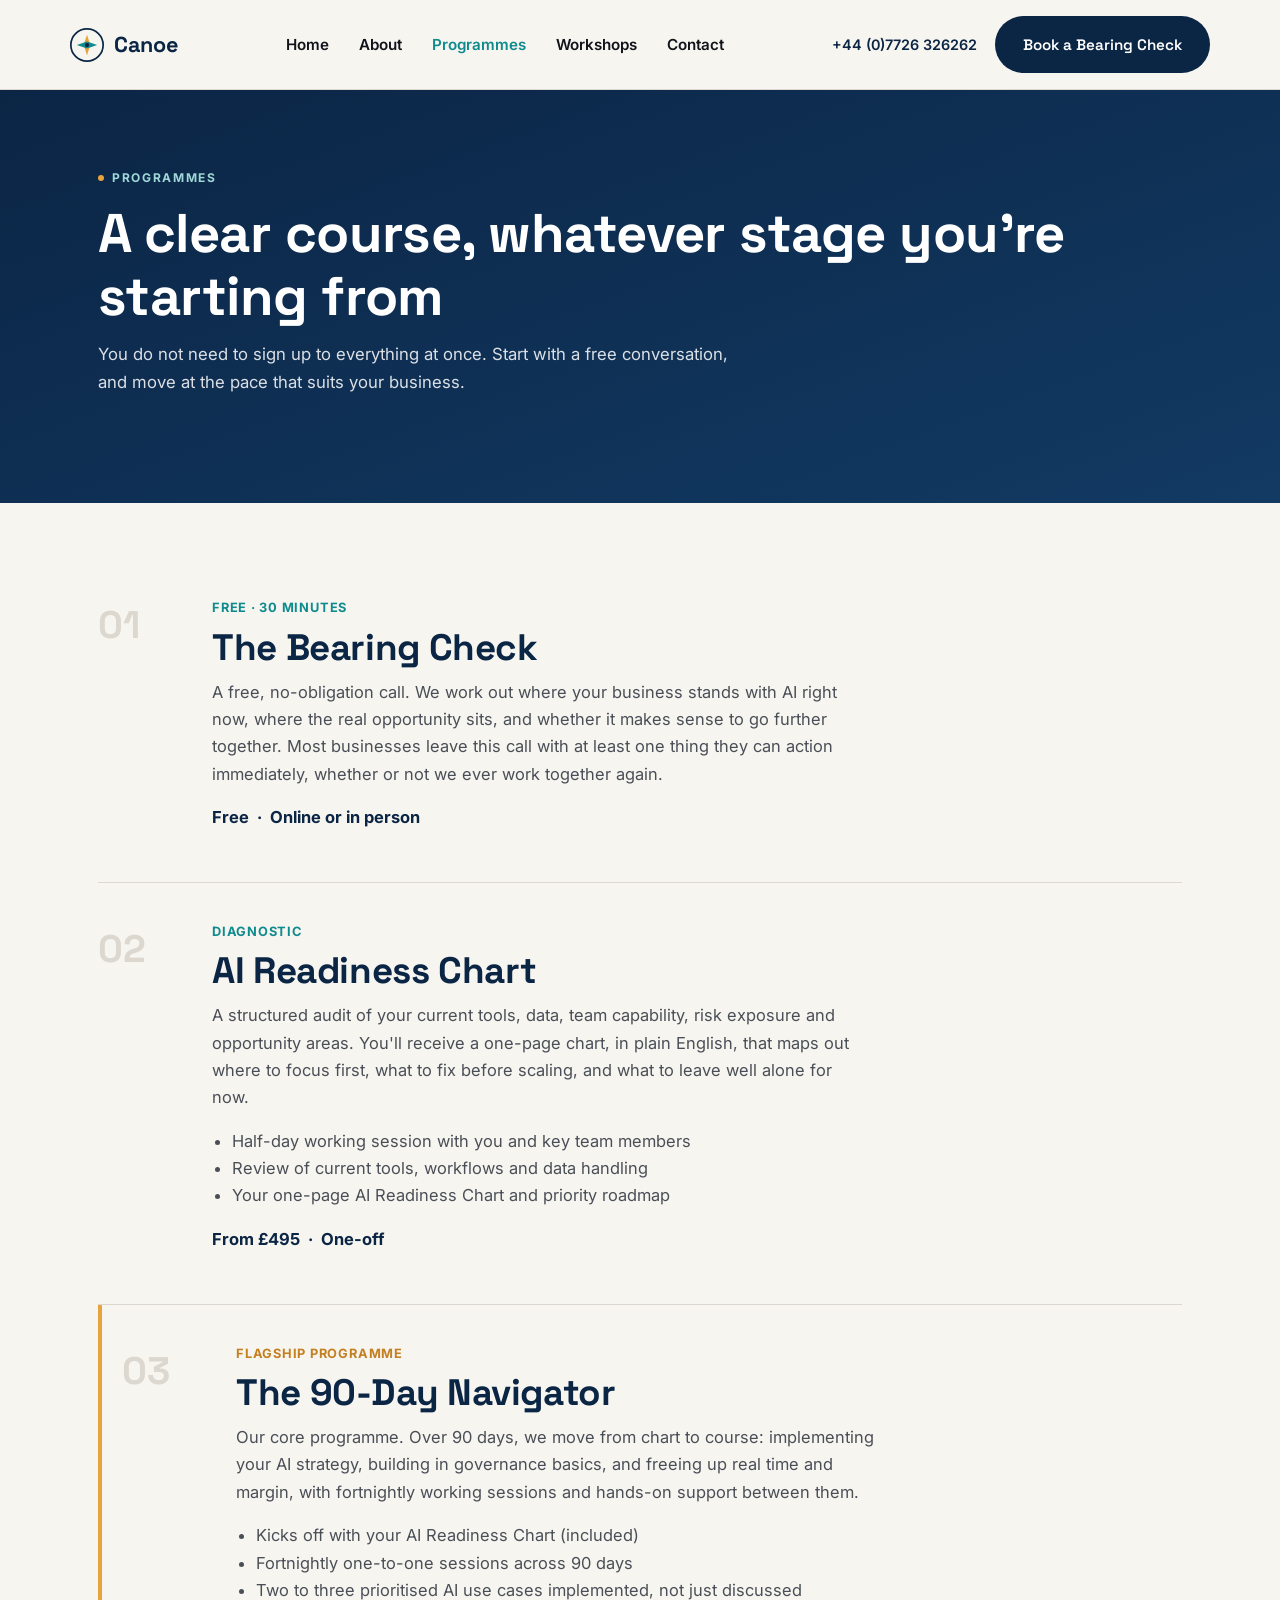
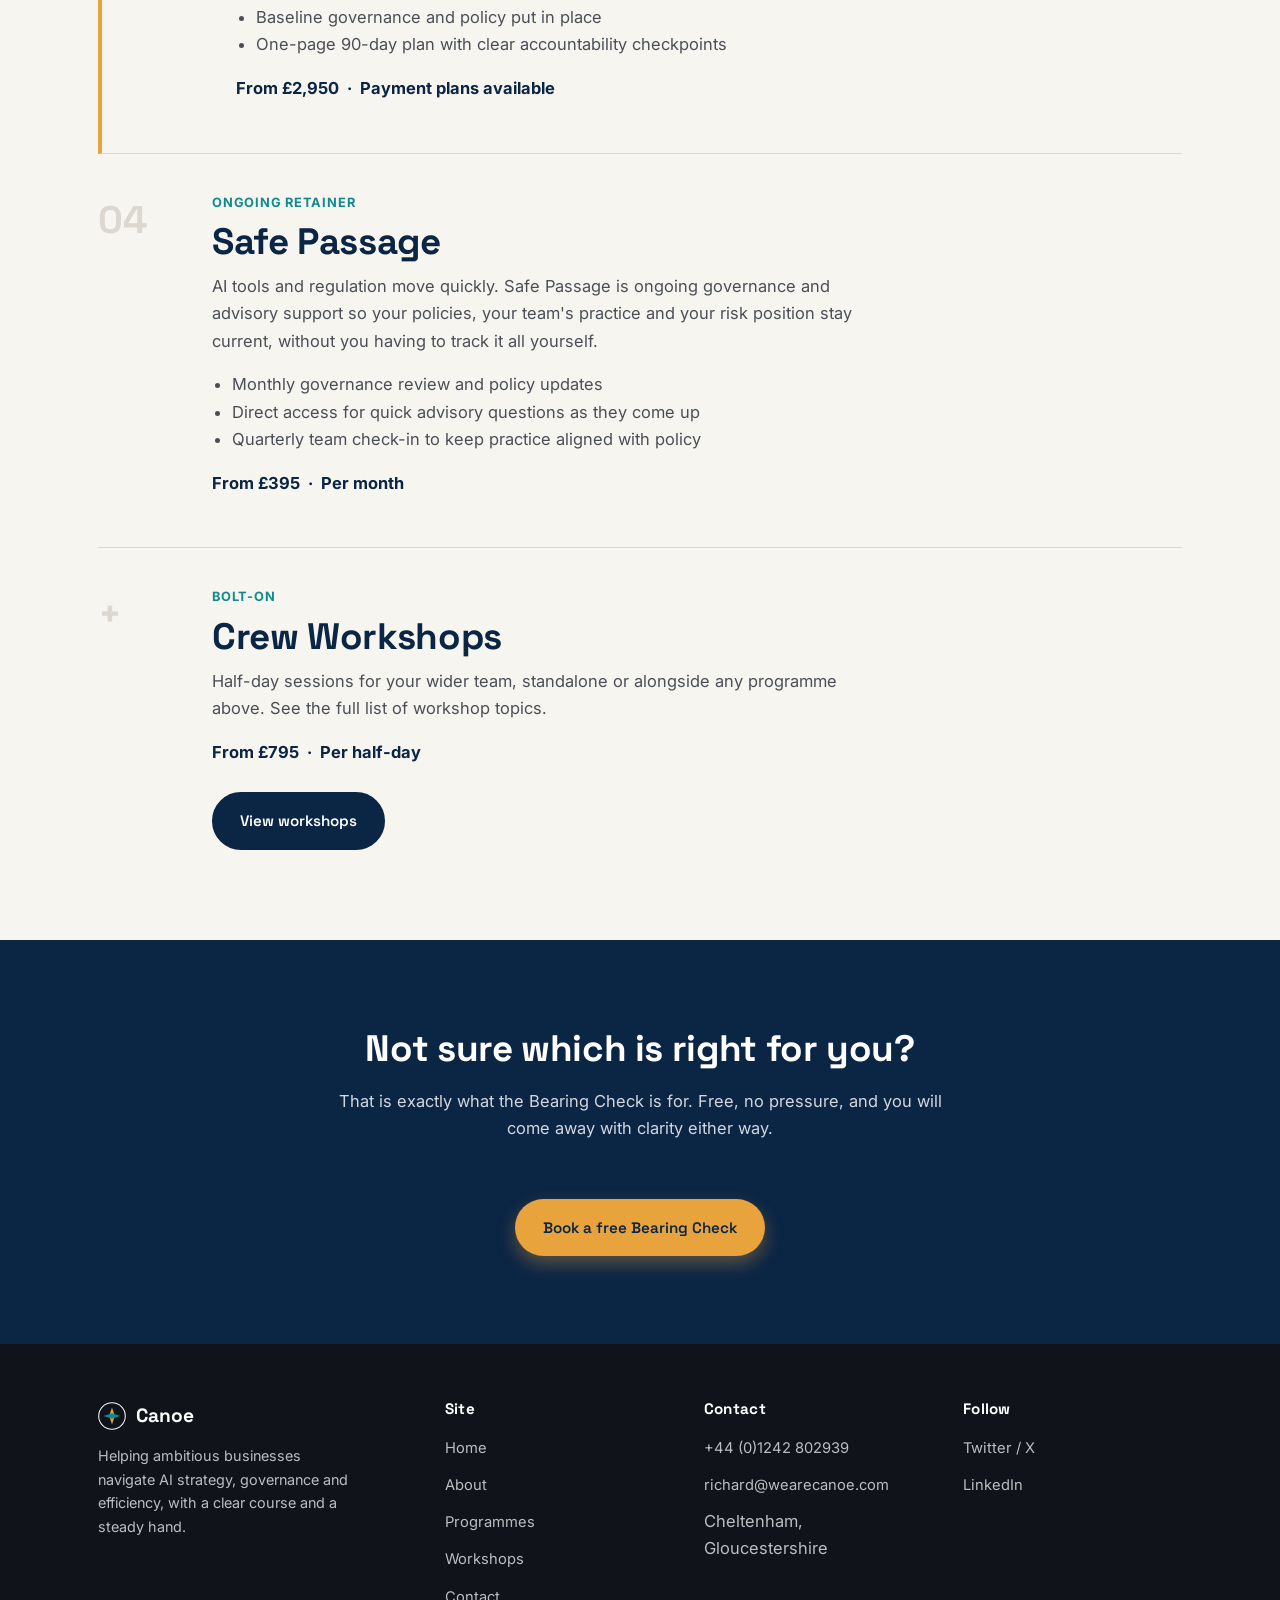
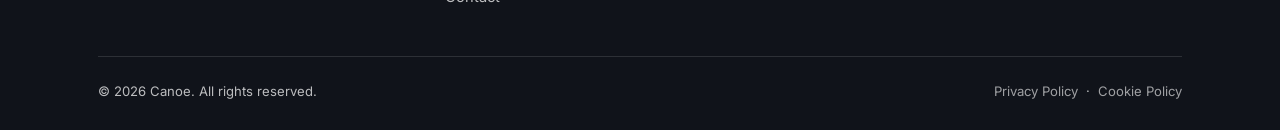
<file: programmes.html>
<!DOCTYPE html>
<html lang="en-GB">
<head>
<meta charset="UTF-8">
<meta name="viewport" content="width=device-width, initial-scale=1">
<title>Programmes | Canoe</title>
<meta name="description" content="From a free Bearing Check to ongoing AI governance support, Canoe's programme ladder helps you navigate AI strategy at your own pace.">
<link rel="preconnect" href="https://fonts.googleapis.com">
<link href="https://fonts.googleapis.com/css2?family=Space+Grotesk:wght@500;600;700&family=Inter:wght@400;500;600;700&display=swap" rel="stylesheet">
<link rel="stylesheet" href="styles.css">
</head>
<body>

<header class="site-header">
  <div class="container nav-wrap">
    <a href="index.html" class="logo">
      <svg class="mark" viewBox="0 0 40 40" fill="none" xmlns="http://www.w3.org/2000/svg">
        <circle cx="20" cy="20" r="19" stroke="#0B2545" stroke-width="2" fill="#F7F5F0"/>
        <path d="M20 8L24 20L20 32L16 20L20 8Z" fill="#E8A33D"/>
        <path d="M8 20L20 16L32 20L20 24L8 20Z" fill="#0F8B8D"/>
        <circle cx="20" cy="20" r="2.5" fill="#0B2545"/>
      </svg>
      Canoe
    </a>
    <nav class="main-nav">
      <a href="index.html">Home</a>
      <a href="about.html">About</a>
      <a href="programmes.html" class="active">Programmes</a>
      <a href="workshops.html">Workshops</a>
      <a href="contact.html">Contact</a>
    </nav>
    <div class="nav-cta">
      <span class="nav-phone">+44 (0)7726 326262</span>
      <a href="contact.html" class="btn btn-navy">Book a Bearing Check</a>
    </div>
  </div>
</header>

<section class="page-hero">
  <div class="container">
    <span class="eyebrow" style="color:#9fd8d6"><span class="dot"></span>Programmes</span>
    <h1>A clear course, whatever stage you're starting from</h1>
    <p class="sub">You do not need to sign up to everything at once. Start with a free conversation, and move at the pace that suits your business.</p>
  </div>
</section>

<section class="tight">
  <div class="container">

    <div style="display:grid; grid-template-columns: 90px 1fr; gap:24px; padding:34px 0; border-bottom:1px solid var(--grey-line);">
      <span class="step-num" style="font-family:var(--font-head); font-size:2.4rem; color:var(--grey-line); font-weight:700;">01</span>
      <div>
        <span class="meta" style="color:var(--teal); text-transform:uppercase; font-weight:700; font-size:0.8rem; letter-spacing:0.06em;">Free · 30 minutes</span>
        <h2 style="margin:6px 0 10px;">The Bearing Check</h2>
        <p style="color:var(--text-soft); max-width:640px;">A free, no-obligation call. We work out where your business stands with AI right now, where the real opportunity sits, and whether it makes sense to go further together. Most businesses leave this call with at least one thing they can action immediately, whether or not we ever work together again.</p>
        <p style="font-weight:700; color:var(--navy);">Free &nbsp;·&nbsp; Online or in person</p>
      </div>
    </div>

    <div style="display:grid; grid-template-columns: 90px 1fr; gap:24px; padding:34px 0; border-bottom:1px solid var(--grey-line);">
      <span class="step-num" style="font-family:var(--font-head); font-size:2.4rem; color:var(--grey-line); font-weight:700;">02</span>
      <div>
        <span class="meta" style="color:var(--teal); text-transform:uppercase; font-weight:700; font-size:0.8rem; letter-spacing:0.06em;">Diagnostic</span>
        <h2 style="margin:6px 0 10px;">AI Readiness Chart</h2>
        <p style="color:var(--text-soft); max-width:640px;">A structured audit of your current tools, data, team capability, risk exposure and opportunity areas. You'll receive a one-page chart, in plain English, that maps out where to focus first, what to fix before scaling, and what to leave well alone for now.</p>
        <ul style="color:var(--text-soft); max-width:640px; padding-left:20px;">
          <li>Half-day working session with you and key team members</li>
          <li>Review of current tools, workflows and data handling</li>
          <li>Your one-page AI Readiness Chart and priority roadmap</li>
        </ul>
        <p style="font-weight:700; color:var(--navy);">From £495 &nbsp;·&nbsp; One-off</p>
      </div>
    </div>

    <div style="display:grid; grid-template-columns: 90px 1fr; gap:24px; padding:34px 0; border-bottom:1px solid var(--grey-line); background:var(--band-teal-tint); border-left:4px solid var(--amber); padding-left:20px;">
      <span class="step-num" style="font-family:var(--font-head); font-size:2.4rem; color:var(--grey-line); font-weight:700;">03</span>
      <div>
        <span class="meta" style="color:var(--amber-dark); text-transform:uppercase; font-weight:700; font-size:0.8rem; letter-spacing:0.06em;">Flagship programme</span>
        <h2 style="margin:6px 0 10px;">The 90-Day Navigator</h2>
        <p style="color:var(--text-soft); max-width:640px;">Our core programme. Over 90 days, we move from chart to course: implementing your AI strategy, building in governance basics, and freeing up real time and margin, with fortnightly working sessions and hands-on support between them.</p>
        <ul style="color:var(--text-soft); max-width:640px; padding-left:20px;">
          <li>Kicks off with your AI Readiness Chart (included)</li>
          <li>Fortnightly one-to-one sessions across 90 days</li>
          <li>Two to three prioritised AI use cases implemented, not just discussed</li>
          <li>Baseline governance and policy put in place</li>
          <li>One-page 90-day plan with clear accountability checkpoints</li>
        </ul>
        <p style="font-weight:700; color:var(--navy);">From £2,950 &nbsp;·&nbsp; Payment plans available</p>
      </div>
    </div>

    <div style="display:grid; grid-template-columns: 90px 1fr; gap:24px; padding:34px 0; border-bottom:1px solid var(--grey-line);">
      <span class="step-num" style="font-family:var(--font-head); font-size:2.4rem; color:var(--grey-line); font-weight:700;">04</span>
      <div>
        <span class="meta" style="color:var(--teal); text-transform:uppercase; font-weight:700; font-size:0.8rem; letter-spacing:0.06em;">Ongoing retainer</span>
        <h2 style="margin:6px 0 10px;">Safe Passage</h2>
        <p style="color:var(--text-soft); max-width:640px;">AI tools and regulation move quickly. Safe Passage is ongoing governance and advisory support so your policies, your team's practice and your risk position stay current, without you having to track it all yourself.</p>
        <ul style="color:var(--text-soft); max-width:640px; padding-left:20px;">
          <li>Monthly governance review and policy updates</li>
          <li>Direct access for quick advisory questions as they come up</li>
          <li>Quarterly team check-in to keep practice aligned with policy</li>
        </ul>
        <p style="font-weight:700; color:var(--navy);">From £395 &nbsp;·&nbsp; Per month</p>
      </div>
    </div>

    <div style="display:grid; grid-template-columns: 90px 1fr; gap:24px; padding:34px 0;">
      <span class="step-num" style="font-family:var(--font-head); font-size:2.4rem; color:var(--grey-line); font-weight:700;">+</span>
      <div>
        <span class="meta" style="color:var(--teal); text-transform:uppercase; font-weight:700; font-size:0.8rem; letter-spacing:0.06em;">Bolt-on</span>
        <h2 style="margin:6px 0 10px;">Crew Workshops</h2>
        <p style="color:var(--text-soft); max-width:640px;">Half-day sessions for your wider team, standalone or alongside any programme above. See the full list of workshop topics.</p>
        <p style="font-weight:700; color:var(--navy);">From £795 &nbsp;·&nbsp; Per half-day</p>
        <a href="workshops.html" class="btn btn-outline" style="background:var(--navy); border-color:var(--navy); color:#fff; margin-top:10px;">View workshops</a>
      </div>
    </div>

  </div>
</section>

<section class="band-navy">
  <div class="container center">
    <h2>Not sure which is right for you?</h2>
    <p class="max-60 mx-auto">That is exactly what the Bearing Check is for. Free, no pressure, and you will come away with clarity either way.</p>
    <a href="contact.html" class="btn btn-primary mt-40">Book a free Bearing Check</a>
  </div>
</section>

<footer class="site-footer">
  <div class="container">
    <div class="footer-grid">
      <div>
        <div class="footer-logo">
          <svg class="mark" viewBox="0 0 40 40" fill="none" xmlns="http://www.w3.org/2000/svg">
            <circle cx="20" cy="20" r="19" stroke="#F7F5F0" stroke-width="1.5" fill="none"/>
            <path d="M20 8L24 20L20 32L16 20L20 8Z" fill="#E8A33D"/>
            <path d="M8 20L20 16L32 20L20 24L8 20Z" fill="#0F8B8D"/>
          </svg>
          Canoe
        </div>
        <p style="font-size:0.9rem; max-width:260px;">Helping ambitious businesses navigate AI strategy, governance and efficiency, with a clear course and a steady hand.</p>
      </div>
      <div>
        <h4>Site</h4>
        <ul>
          <li><a href="index.html">Home</a></li>
          <li><a href="about.html">About</a></li>
          <li><a href="programmes.html">Programmes</a></li>
          <li><a href="workshops.html">Workshops</a></li>
          <li><a href="contact.html">Contact</a></li>
        </ul>
      </div>
      <div>
        <h4>Contact</h4>
        <ul>
          <li><a href="tel:01242802939">+44 (0)1242 802939</a></li>
          <li><a href="mailto:richard@wearecanoe.com">richard@wearecanoe.com</a></li>
          <li>Cheltenham, Gloucestershire</li>
        </ul>
      </div>
      <div>
        <h4>Follow</h4>
        <ul>
          <li><a href="https://twitter.com/wearecanoe">Twitter / X</a></li>
          <li><a href="https://www.linkedin.com/company/wearecanoe/">LinkedIn</a></li>
        </ul>
      </div>
    </div>
    <div class="footer-bottom">
      <span>&copy; 2026 Canoe. All rights reserved.</span>
      <span><a href="#">Privacy Policy</a> &nbsp;·&nbsp; <a href="#">Cookie Policy</a></span>
    </div>
  </div>
</footer>

</body>
</html>
</file>
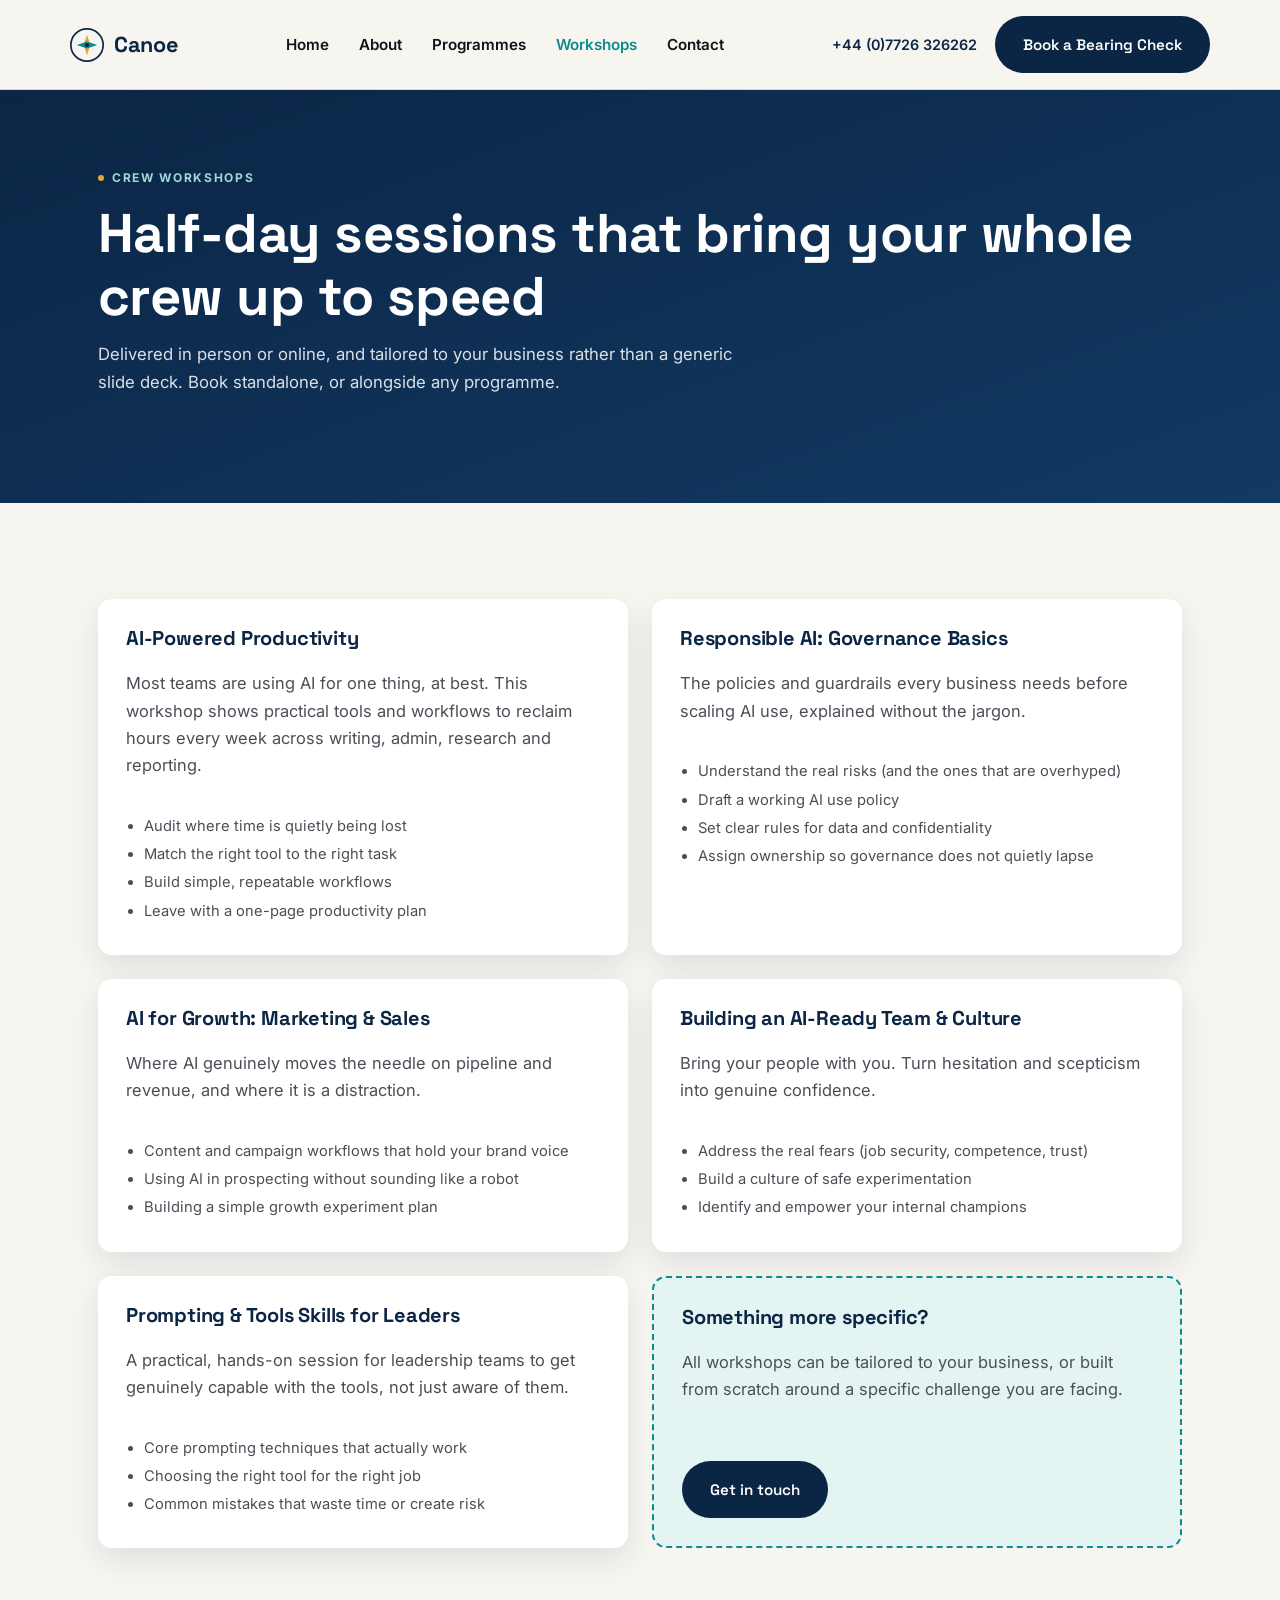
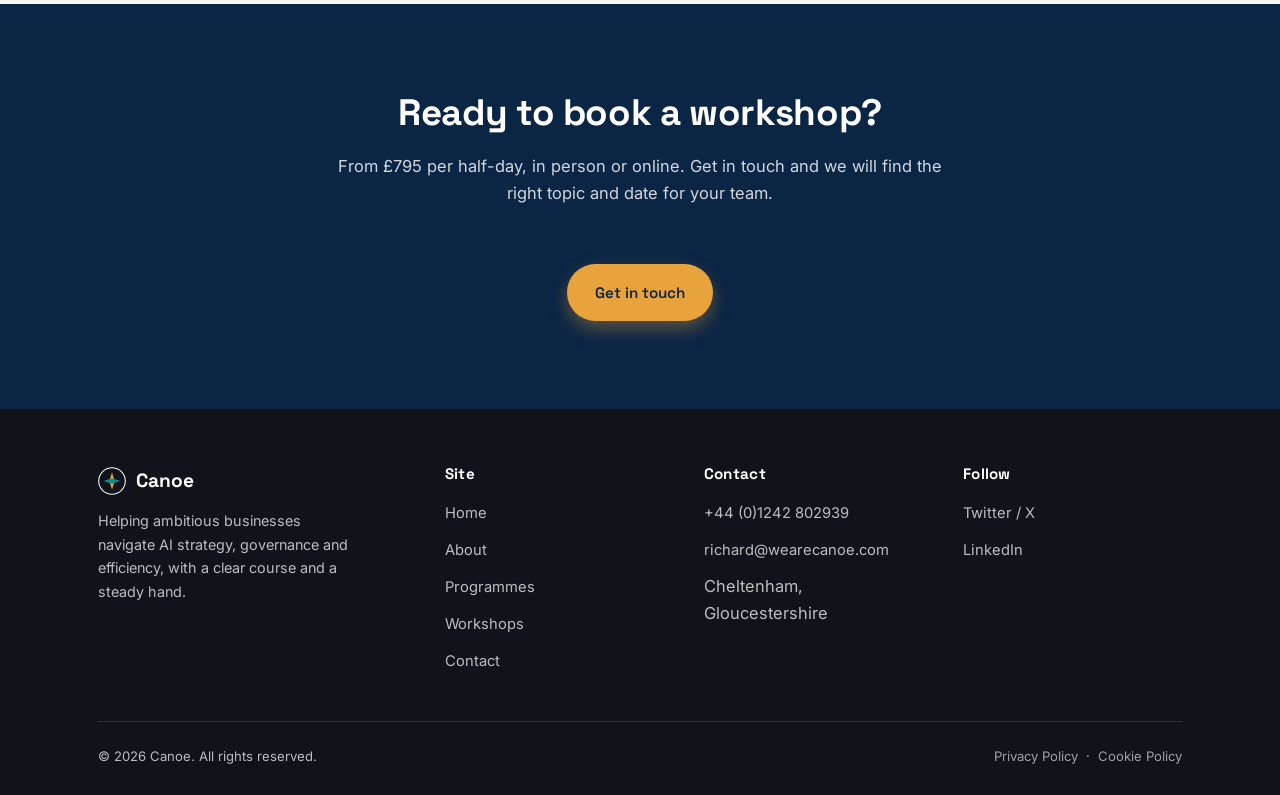
<file: workshops.html>
<!DOCTYPE html>
<html lang="en-GB">
<head>
<meta charset="UTF-8">
<meta name="viewport" content="width=device-width, initial-scale=1">
<title>Crew Workshops | Canoe</title>
<meta name="description" content="Half-day AI workshops for your whole team, covering productivity, governance, growth and culture. Delivered in person or online.">
<link rel="preconnect" href="https://fonts.googleapis.com">
<link href="https://fonts.googleapis.com/css2?family=Space+Grotesk:wght@500;600;700&family=Inter:wght@400;500;600;700&display=swap" rel="stylesheet">
<link rel="stylesheet" href="styles.css">
</head>
<body>

<header class="site-header">
  <div class="container nav-wrap">
    <a href="index.html" class="logo">
      <svg class="mark" viewBox="0 0 40 40" fill="none" xmlns="http://www.w3.org/2000/svg">
        <circle cx="20" cy="20" r="19" stroke="#0B2545" stroke-width="2" fill="#F7F5F0"/>
        <path d="M20 8L24 20L20 32L16 20L20 8Z" fill="#E8A33D"/>
        <path d="M8 20L20 16L32 20L20 24L8 20Z" fill="#0F8B8D"/>
        <circle cx="20" cy="20" r="2.5" fill="#0B2545"/>
      </svg>
      Canoe
    </a>
    <nav class="main-nav">
      <a href="index.html">Home</a>
      <a href="about.html">About</a>
      <a href="programmes.html">Programmes</a>
      <a href="workshops.html" class="active">Workshops</a>
      <a href="contact.html">Contact</a>
    </nav>
    <div class="nav-cta">
      <span class="nav-phone">+44 (0)7726 326262</span>
      <a href="contact.html" class="btn btn-navy">Book a Bearing Check</a>
    </div>
  </div>
</header>

<section class="page-hero">
  <div class="container">
    <span class="eyebrow" style="color:#9fd8d6"><span class="dot"></span>Crew Workshops</span>
    <h1>Half-day sessions that bring your whole crew up to speed</h1>
    <p class="sub">Delivered in person or online, and tailored to your business rather than a generic slide deck. Book standalone, or alongside any programme.</p>
  </div>
</section>

<section class="tight">
  <div class="container">
    <div class="card-grid cols-2">

      <div class="workshop-card">
        <h3>AI-Powered Productivity</h3>
        <p style="color:var(--text-soft);">Most teams are using AI for one thing, at best. This workshop shows practical tools and workflows to reclaim hours every week across writing, admin, research and reporting.</p>
        <ul>
          <li>Audit where time is quietly being lost</li>
          <li>Match the right tool to the right task</li>
          <li>Build simple, repeatable workflows</li>
          <li>Leave with a one-page productivity plan</li>
        </ul>
      </div>

      <div class="workshop-card">
        <h3>Responsible AI: Governance Basics</h3>
        <p style="color:var(--text-soft);">The policies and guardrails every business needs before scaling AI use, explained without the jargon.</p>
        <ul>
          <li>Understand the real risks (and the ones that are overhyped)</li>
          <li>Draft a working AI use policy</li>
          <li>Set clear rules for data and confidentiality</li>
          <li>Assign ownership so governance does not quietly lapse</li>
        </ul>
      </div>

      <div class="workshop-card">
        <h3>AI for Growth: Marketing &amp; Sales</h3>
        <p style="color:var(--text-soft);">Where AI genuinely moves the needle on pipeline and revenue, and where it is a distraction.</p>
        <ul>
          <li>Content and campaign workflows that hold your brand voice</li>
          <li>Using AI in prospecting without sounding like a robot</li>
          <li>Building a simple growth experiment plan</li>
        </ul>
      </div>

      <div class="workshop-card">
        <h3>Building an AI-Ready Team &amp; Culture</h3>
        <p style="color:var(--text-soft);">Bring your people with you. Turn hesitation and scepticism into genuine confidence.</p>
        <ul>
          <li>Address the real fears (job security, competence, trust)</li>
          <li>Build a culture of safe experimentation</li>
          <li>Identify and empower your internal champions</li>
        </ul>
      </div>

      <div class="workshop-card">
        <h3>Prompting &amp; Tools Skills for Leaders</h3>
        <p style="color:var(--text-soft);">A practical, hands-on session for leadership teams to get genuinely capable with the tools, not just aware of them.</p>
        <ul>
          <li>Core prompting techniques that actually work</li>
          <li>Choosing the right tool for the right job</li>
          <li>Common mistakes that waste time or create risk</li>
        </ul>
      </div>

      <div class="workshop-card" style="background:var(--teal-light); box-shadow:none; border:2px dashed var(--teal);">
        <h3>Something more specific?</h3>
        <p style="color:var(--text-soft);">All workshops can be tailored to your business, or built from scratch around a specific challenge you are facing.</p>
        <a href="contact.html" class="btn btn-navy" style="align-self:flex-start; margin-top:auto;">Get in touch</a>
      </div>

    </div>
  </div>
</section>

<section class="band-navy">
  <div class="container center">
    <h2>Ready to book a workshop?</h2>
    <p class="max-60 mx-auto">From £795 per half-day, in person or online. Get in touch and we will find the right topic and date for your team.</p>
    <a href="contact.html" class="btn btn-primary mt-40">Get in touch</a>
  </div>
</section>

<footer class="site-footer">
  <div class="container">
    <div class="footer-grid">
      <div>
        <div class="footer-logo">
          <svg class="mark" viewBox="0 0 40 40" fill="none" xmlns="http://www.w3.org/2000/svg">
            <circle cx="20" cy="20" r="19" stroke="#F7F5F0" stroke-width="1.5" fill="none"/>
            <path d="M20 8L24 20L20 32L16 20L20 8Z" fill="#E8A33D"/>
            <path d="M8 20L20 16L32 20L20 24L8 20Z" fill="#0F8B8D"/>
          </svg>
          Canoe
        </div>
        <p style="font-size:0.9rem; max-width:260px;">Helping ambitious businesses navigate AI strategy, governance and efficiency, with a clear course and a steady hand.</p>
      </div>
      <div>
        <h4>Site</h4>
        <ul>
          <li><a href="index.html">Home</a></li>
          <li><a href="about.html">About</a></li>
          <li><a href="programmes.html">Programmes</a></li>
          <li><a href="workshops.html">Workshops</a></li>
          <li><a href="contact.html">Contact</a></li>
        </ul>
      </div>
      <div>
        <h4>Contact</h4>
        <ul>
          <li><a href="tel:01242802939">+44 (0)1242 802939</a></li>
          <li><a href="mailto:richard@wearecanoe.com">richard@wearecanoe.com</a></li>
          <li>Cheltenham, Gloucestershire</li>
        </ul>
      </div>
      <div>
        <h4>Follow</h4>
        <ul>
          <li><a href="https://twitter.com/wearecanoe">Twitter / X</a></li>
          <li><a href="https://www.linkedin.com/company/wearecanoe/">LinkedIn</a></li>
        </ul>
      </div>
    </div>
    <div class="footer-bottom">
      <span>&copy; 2026 Canoe. All rights reserved.</span>
      <span><a href="#">Privacy Policy</a> &nbsp;·&nbsp; <a href="#">Cookie Policy</a></span>
    </div>
  </div>
</footer>

</body>
</html>
</file>
<file: styles.css>
/* ===========================================================
   Canoe: AI Strategy and Governance
   Shared stylesheet
   =========================================================== */

:root {
  --navy: #0b2545;
  --ink: #10131a;
  --teal: #0f8b8d;
  --teal-light: #e4f4f3;
  --amber: #e8a33d;
  --amber-dark: #c47f20;
  --off-white: #f7f5f0;
  --white: #ffffff;
  --grey-line: #dcd8cf;
  --text-soft: #4a4f57;

  --font-head: "Space Grotesk", "Arial", sans-serif;
  --font-body: "Inter", "Arial", sans-serif;

  --radius: 14px;
  --shadow: 0 12px 30px rgba(11, 37, 69, 0.10);
}

* { box-sizing: border-box; }

html { scroll-behavior: smooth; }

body {
  margin: 0;
  font-family: var(--font-body);
  color: var(--ink);
  background: var(--off-white);
  line-height: 1.65;
  font-size: 16.5px;
}

h1, h2, h3, h4 {
  font-family: var(--font-head);
  color: var(--navy);
  line-height: 1.15;
  margin: 0 0 0.5em;
  letter-spacing: -0.01em;
}

h1 { font-size: clamp(2.2rem, 4.5vw, 3.4rem); }
h2 { font-size: clamp(1.7rem, 3vw, 2.3rem); }
h3 { font-size: 1.25rem; }

p { margin: 0 0 1em; }

a { color: var(--teal); text-decoration: none; }
a:hover { text-decoration: underline; }

.container {
  max-width: 1140px;
  margin: 0 auto;
  padding: 0 28px;
}

section { padding: 88px 0; }
section.tight { padding: 56px 0; }

.eyebrow {
  display: inline-flex;
  align-items: center;
  gap: 8px;
  text-transform: uppercase;
  letter-spacing: 0.14em;
  font-size: 0.75rem;
  font-weight: 700;
  color: var(--teal);
  margin-bottom: 14px;
}

.eyebrow .dot {
  width: 6px; height: 6px; border-radius: 50%;
  background: var(--amber);
  display: inline-block;
}

/* ---------- Buttons ---------- */

.btn {
  display: inline-flex;
  align-items: center;
  gap: 10px;
  padding: 14px 26px;
  border-radius: 999px;
  font-family: var(--font-head);
  font-weight: 600;
  font-size: 0.95rem;
  cursor: pointer;
  border: 2px solid transparent;
  transition: transform 0.15s ease, box-shadow 0.15s ease;
}
.btn:hover { transform: translateY(-2px); text-decoration: none; }

.btn-primary {
  background: var(--amber);
  color: var(--navy);
  box-shadow: 0 8px 18px rgba(232, 163, 61, 0.35);
}
.btn-primary:hover { background: var(--amber-dark); }

.btn-outline {
  background: transparent;
  border-color: var(--white);
  color: var(--white);
}
.btn-outline:hover { background: rgba(255,255,255,0.1); }

.btn-navy {
  background: var(--navy);
  color: var(--white);
}
.btn-navy:hover { background: #0d2f5a; }

/* ---------- Header / Nav ---------- */

header.site-header {
  position: sticky;
  top: 0;
  z-index: 100;
  background: rgba(247, 245, 240, 0.94);
  backdrop-filter: blur(6px);
  border-bottom: 1px solid var(--grey-line);
}

.nav-wrap {
  display: flex;
  align-items: center;
  justify-content: space-between;
  padding: 16px 0;
}

.logo {
  display: flex;
  align-items: center;
  gap: 10px;
  font-family: var(--font-head);
  font-weight: 700;
  font-size: 1.35rem;
  color: var(--navy);
}
.logo:hover { text-decoration: none; }
.logo .mark { width: 34px; height: 34px; }

nav.main-nav {
  display: flex;
  align-items: center;
  gap: 30px;
}

nav.main-nav a {
  color: var(--ink);
  font-weight: 600;
  font-size: 0.95rem;
}
nav.main-nav a.active { color: var(--teal); }
nav.main-nav a:hover { color: var(--teal); text-decoration: none; }

.nav-cta {
  display: flex;
  align-items: center;
  gap: 18px;
}

.nav-phone {
  font-size: 0.9rem;
  font-weight: 600;
  color: var(--navy);
  white-space: nowrap;
}

/* ---------- Hero ---------- */

.hero {
  position: relative;
  background: linear-gradient(160deg, var(--navy) 0%, #123a63 55%, var(--teal) 130%);
  color: var(--white);
  overflow: hidden;
  padding: 100px 0 120px;
}

.hero .container {
  position: relative;
  z-index: 2;
  display: grid;
  grid-template-columns: 1.1fr 0.9fr;
  gap: 50px;
  align-items: center;
}

.hero h1 { color: var(--white); }
.hero .sub {
  font-size: 1.15rem;
  color: rgba(255,255,255,0.86);
  max-width: 520px;
}

.hero-actions {
  display: flex;
  gap: 16px;
  margin-top: 30px;
  flex-wrap: wrap;
}

.hero-visual {
  display: flex;
  justify-content: center;
  align-items: center;
}

.compass-wrap {
  width: 100%;
  max-width: 380px;
  aspect-ratio: 1/1;
}

.wave-divider {
  display: block;
  width: 100%;
  line-height: 0;
  margin-top: -2px;
}
.wave-divider svg { width: 100%; height: 70px; display: block; }

/* ---------- Page hero (secondary pages) ---------- */

.page-hero {
  background: linear-gradient(160deg, var(--navy) 0%, #123a63 100%);
  color: var(--white);
  padding: 72px 0 90px;
}
.page-hero h1 { color: var(--white); margin-bottom: 14px; }
.page-hero .sub { color: rgba(255,255,255,0.85); max-width: 640px; font-size: 1.05rem; }

/* ---------- Pillars / Cards ---------- */

.pillar-grid, .card-grid {
  display: grid;
  grid-template-columns: repeat(4, 1fr);
  gap: 24px;
  margin-top: 40px;
}

.card-grid.cols-3 { grid-template-columns: repeat(3, 1fr); }
.card-grid.cols-2 { grid-template-columns: repeat(2, 1fr); }

.pillar {
  background: var(--white);
  border-radius: var(--radius);
  padding: 30px 24px;
  box-shadow: var(--shadow);
  border-top: 4px solid var(--teal);
}
.pillar:nth-child(2) { border-top-color: var(--amber); }
.pillar:nth-child(3) { border-top-color: var(--navy); }
.pillar:nth-child(4) { border-top-color: var(--teal); }

.pillar .icon { width: 40px; height: 40px; margin-bottom: 16px; }
.pillar h3 { margin-bottom: 10px; }
.pillar p { color: var(--text-soft); font-size: 0.96rem; margin-bottom: 0; }

/* ---------- Programme ladder ---------- */

.ladder {
  display: grid;
  gap: 20px;
  margin-top: 40px;
}

.ladder-item {
  display: grid;
  grid-template-columns: 90px 1fr auto;
  gap: 24px;
  align-items: center;
  background: var(--white);
  border-radius: var(--radius);
  padding: 26px 28px;
  box-shadow: var(--shadow);
  border-left: 5px solid var(--teal);
}

.ladder-item.flagship { border-left-color: var(--amber); }
.ladder-item .step-num {
  font-family: var(--font-head);
  font-size: 2.2rem;
  color: var(--grey-line);
  font-weight: 700;
}
.ladder-item h3 { margin-bottom: 6px; }
.ladder-item .meta {
  font-size: 0.85rem;
  color: var(--teal);
  font-weight: 700;
  text-transform: uppercase;
  letter-spacing: 0.06em;
  margin-bottom: 4px;
  display: block;
}
.ladder-item p { color: var(--text-soft); margin-bottom: 0; font-size: 0.95rem; }
.ladder-item .price {
  text-align: right;
  font-family: var(--font-head);
  font-weight: 700;
  color: var(--navy);
  white-space: nowrap;
}
.ladder-item .price span {
  display: block;
  font-size: 0.75rem;
  color: var(--text-soft);
  font-weight: 400;
  font-family: var(--font-body);
  margin-top: 2px;
}

/* ---------- Testimonials ---------- */

.testimonial {
  background: var(--white);
  border-radius: var(--radius);
  padding: 28px 26px;
  box-shadow: var(--shadow);
  position: relative;
}
.testimonial p.quote {
  font-size: 0.98rem;
  color: var(--ink);
  font-style: italic;
}
.testimonial .who {
  font-family: var(--font-head);
  font-weight: 700;
  color: var(--navy);
  font-size: 0.92rem;
}
.testimonial .who span {
  display: block;
  font-family: var(--font-body);
  font-weight: 400;
  color: var(--text-soft);
  font-style: normal;
  font-size: 0.85rem;
}

/* ---------- Workshops ---------- */

.workshop-card {
  background: var(--white);
  border-radius: var(--radius);
  padding: 28px;
  box-shadow: var(--shadow);
  display: flex;
  flex-direction: column;
  gap: 10px;
}
.workshop-card ul {
  margin: 8px 0 0;
  padding-left: 18px;
  color: var(--text-soft);
  font-size: 0.92rem;
}
.workshop-card li { margin-bottom: 4px; }

/* ---------- Bands ---------- */

.band-navy {
  background: var(--navy);
  color: var(--white);
}
.band-navy h2 { color: var(--white); }
.band-navy p { color: rgba(255,255,255,0.82); }

.band-teal-tint {
  background: var(--teal-light);
}

/* ---------- Contact / form ---------- */

.contact-grid {
  display: grid;
  grid-template-columns: 0.9fr 1.1fr;
  gap: 50px;
  align-items: start;
}

.form-card {
  background: var(--white);
  border-radius: var(--radius);
  padding: 32px;
  box-shadow: var(--shadow);
}

.form-row { margin-bottom: 18px; }
.form-row label {
  display: block;
  font-weight: 600;
  font-size: 0.88rem;
  margin-bottom: 6px;
  color: var(--navy);
}
.form-row input, .form-row textarea {
  width: 100%;
  padding: 12px 14px;
  border-radius: 8px;
  border: 1.5px solid var(--grey-line);
  font-family: var(--font-body);
  font-size: 0.95rem;
  background: var(--off-white);
}
.form-row textarea { min-height: 110px; resize: vertical; }
.form-row.checkbox { display: flex; gap: 10px; align-items: flex-start; }
.form-row.checkbox input { width: auto; margin-top: 4px; }
.form-row.checkbox label { font-weight: 400; color: var(--text-soft); font-size: 0.85rem; }

.contact-detail {
  display: flex;
  gap: 14px;
  align-items: flex-start;
  margin-bottom: 22px;
}
.contact-detail .icon { width: 26px; height: 26px; flex-shrink: 0; margin-top: 2px; }
.contact-detail h4 { margin-bottom: 4px; font-size: 1rem; }
.contact-detail p { color: var(--text-soft); margin-bottom: 0; font-size: 0.94rem; }

/* ---------- Footer ---------- */

footer.site-footer {
  background: var(--ink);
  color: rgba(255,255,255,0.72);
  padding: 56px 0 28px;
}

.footer-grid {
  display: grid;
  grid-template-columns: 1.4fr 1fr 1fr 1fr;
  gap: 40px;
  padding-bottom: 36px;
  border-bottom: 1px solid rgba(255,255,255,0.12);
}

.footer-grid h4 {
  color: var(--white);
  font-family: var(--font-head);
  font-size: 0.95rem;
  margin-bottom: 16px;
  letter-spacing: 0.02em;
}

.footer-grid ul { list-style: none; padding: 0; margin: 0; }
.footer-grid li { margin-bottom: 10px; }
.footer-grid a { color: rgba(255,255,255,0.72); font-size: 0.92rem; }
.footer-grid a:hover { color: var(--amber); }

.footer-logo {
  display: flex;
  align-items: center;
  gap: 10px;
  font-family: var(--font-head);
  font-weight: 700;
  font-size: 1.2rem;
  color: var(--white);
  margin-bottom: 12px;
}
.footer-logo .mark { width: 28px; height: 28px; }

.footer-bottom {
  display: flex;
  justify-content: space-between;
  align-items: center;
  padding-top: 24px;
  font-size: 0.82rem;
  flex-wrap: wrap;
  gap: 12px;
}

.footer-bottom a { color: rgba(255,255,255,0.6); }

/* ---------- Utility ---------- */

.center { text-align: center; }
.mx-auto { margin-left: auto; margin-right: auto; }
.max-60 { max-width: 640px; }
.mt-40 { margin-top: 40px; }

.section-head {
  max-width: 680px;
  margin-bottom: 10px;
}
.section-head.center { margin-left: auto; margin-right: auto; text-align: center; }

/* ---------- Responsive ---------- */

@media (max-width: 900px) {
  nav.main-nav { display: none; }
  .hero .container { grid-template-columns: 1fr; }
  .hero-visual { order: -1; max-width: 260px; margin: 0 auto 20px; }
  .pillar-grid, .card-grid.cols-3, .card-grid.cols-2 { grid-template-columns: 1fr 1fr; }
  .ladder-item { grid-template-columns: 1fr; text-align: left; }
  .ladder-item .price { text-align: left; margin-top: 8px; }
  .contact-grid { grid-template-columns: 1fr; }
  .footer-grid { grid-template-columns: 1fr 1fr; }
}

@media (max-width: 600px) {
  .pillar-grid, .card-grid.cols-3, .card-grid.cols-2 { grid-template-columns: 1fr; }
  .footer-grid { grid-template-columns: 1fr; }
  section { padding: 60px 0; }
}
</file>
